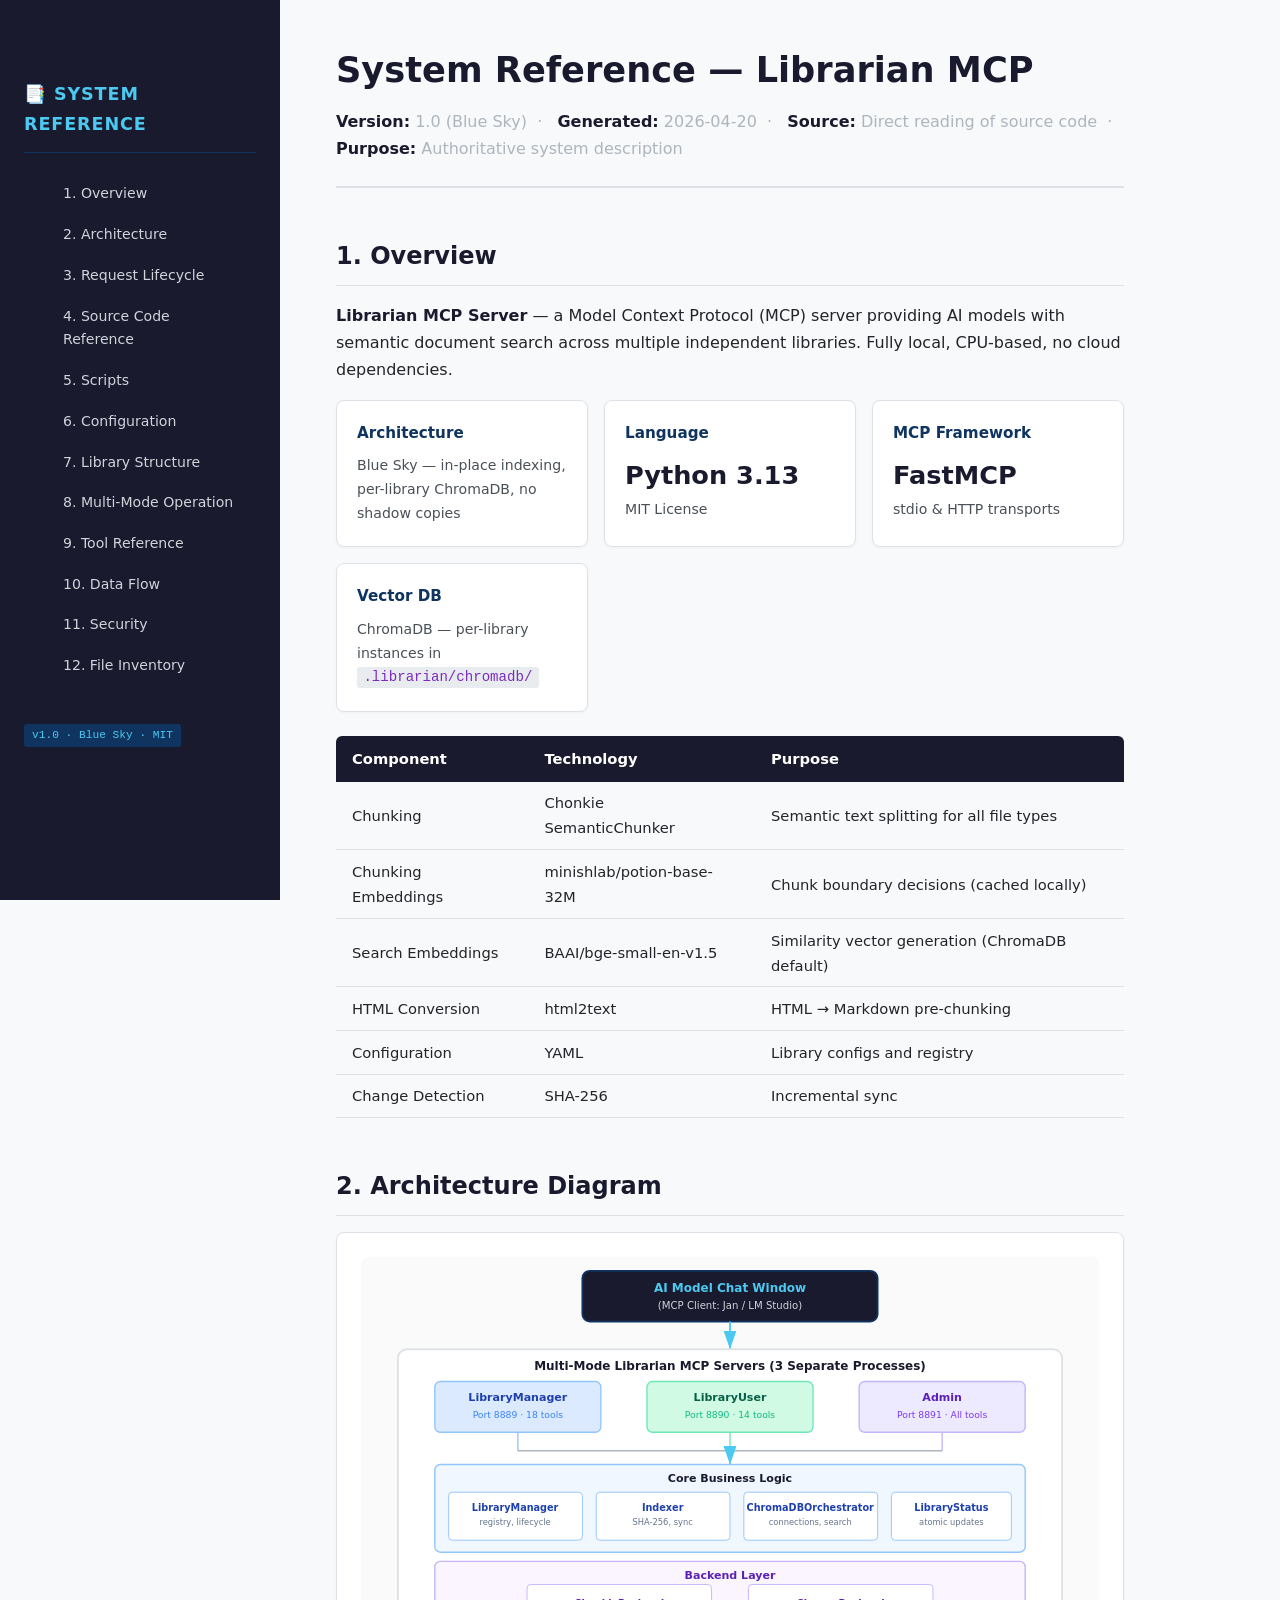
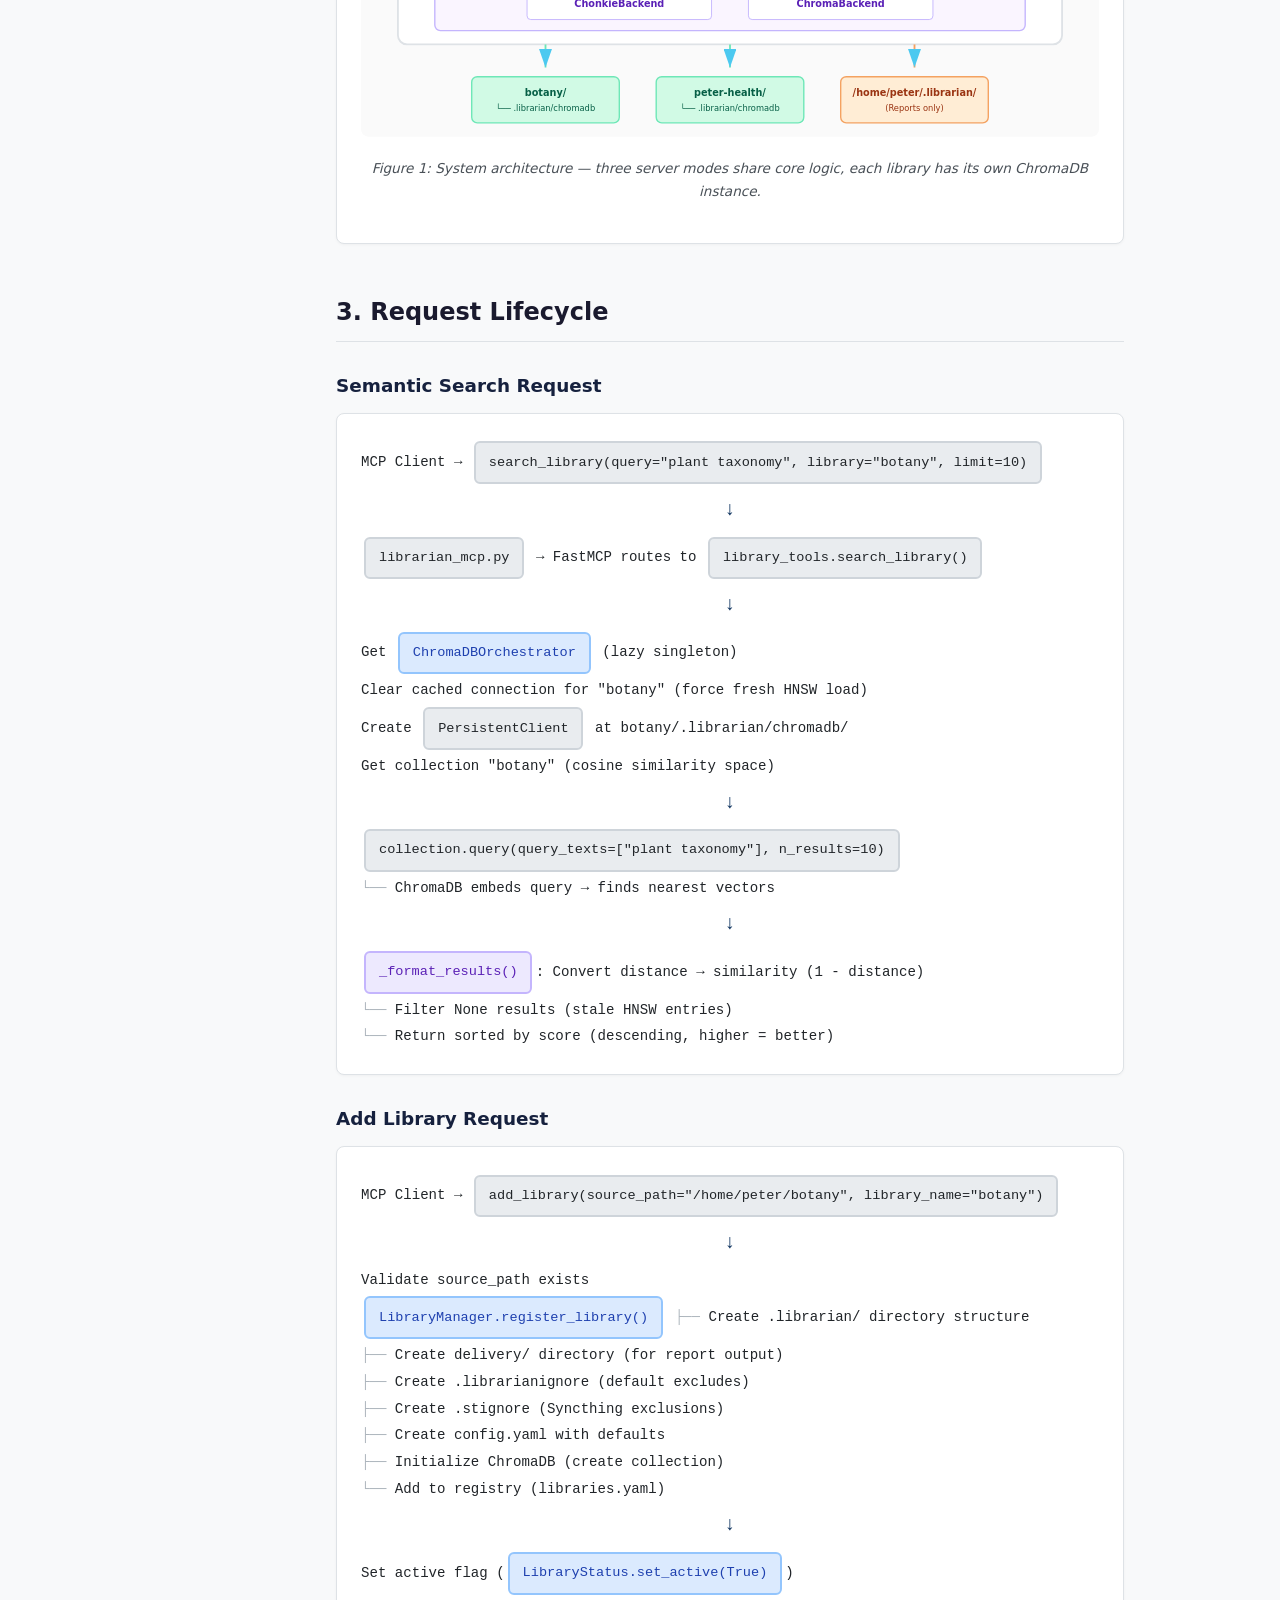
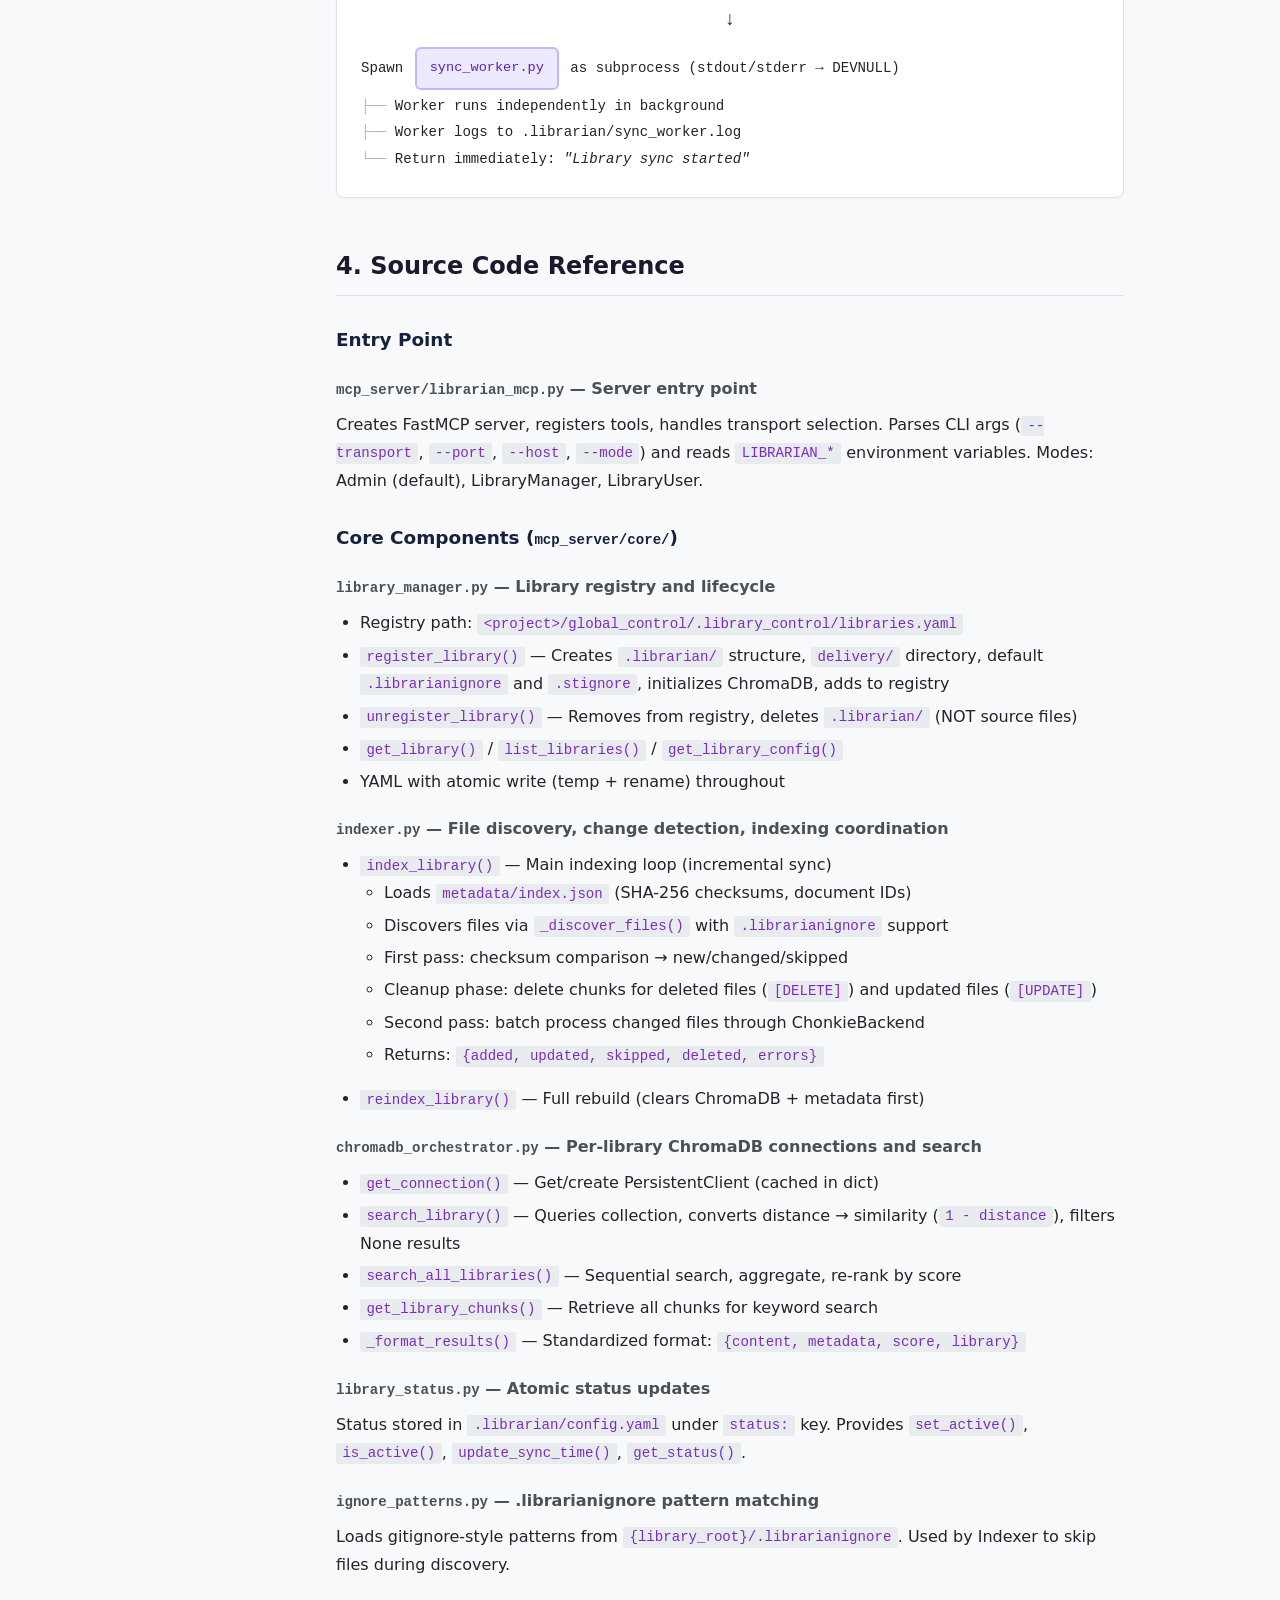
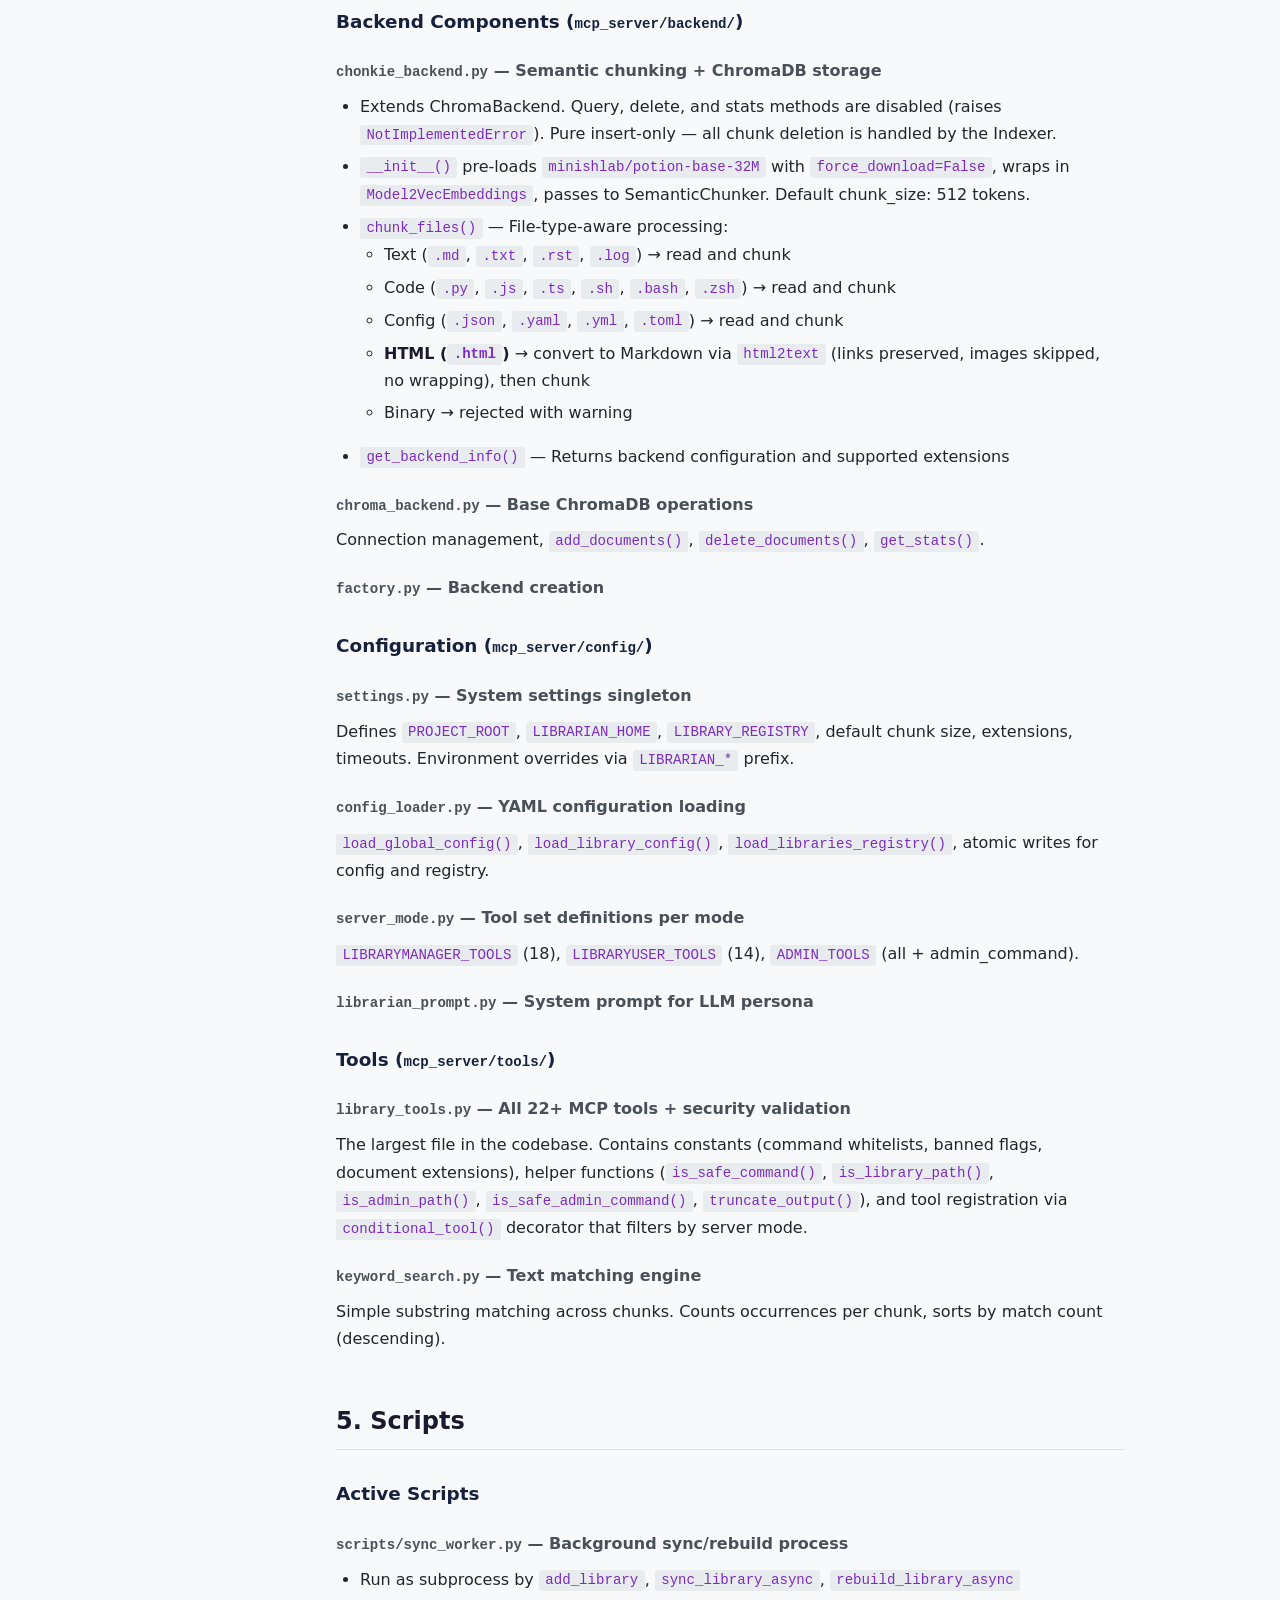
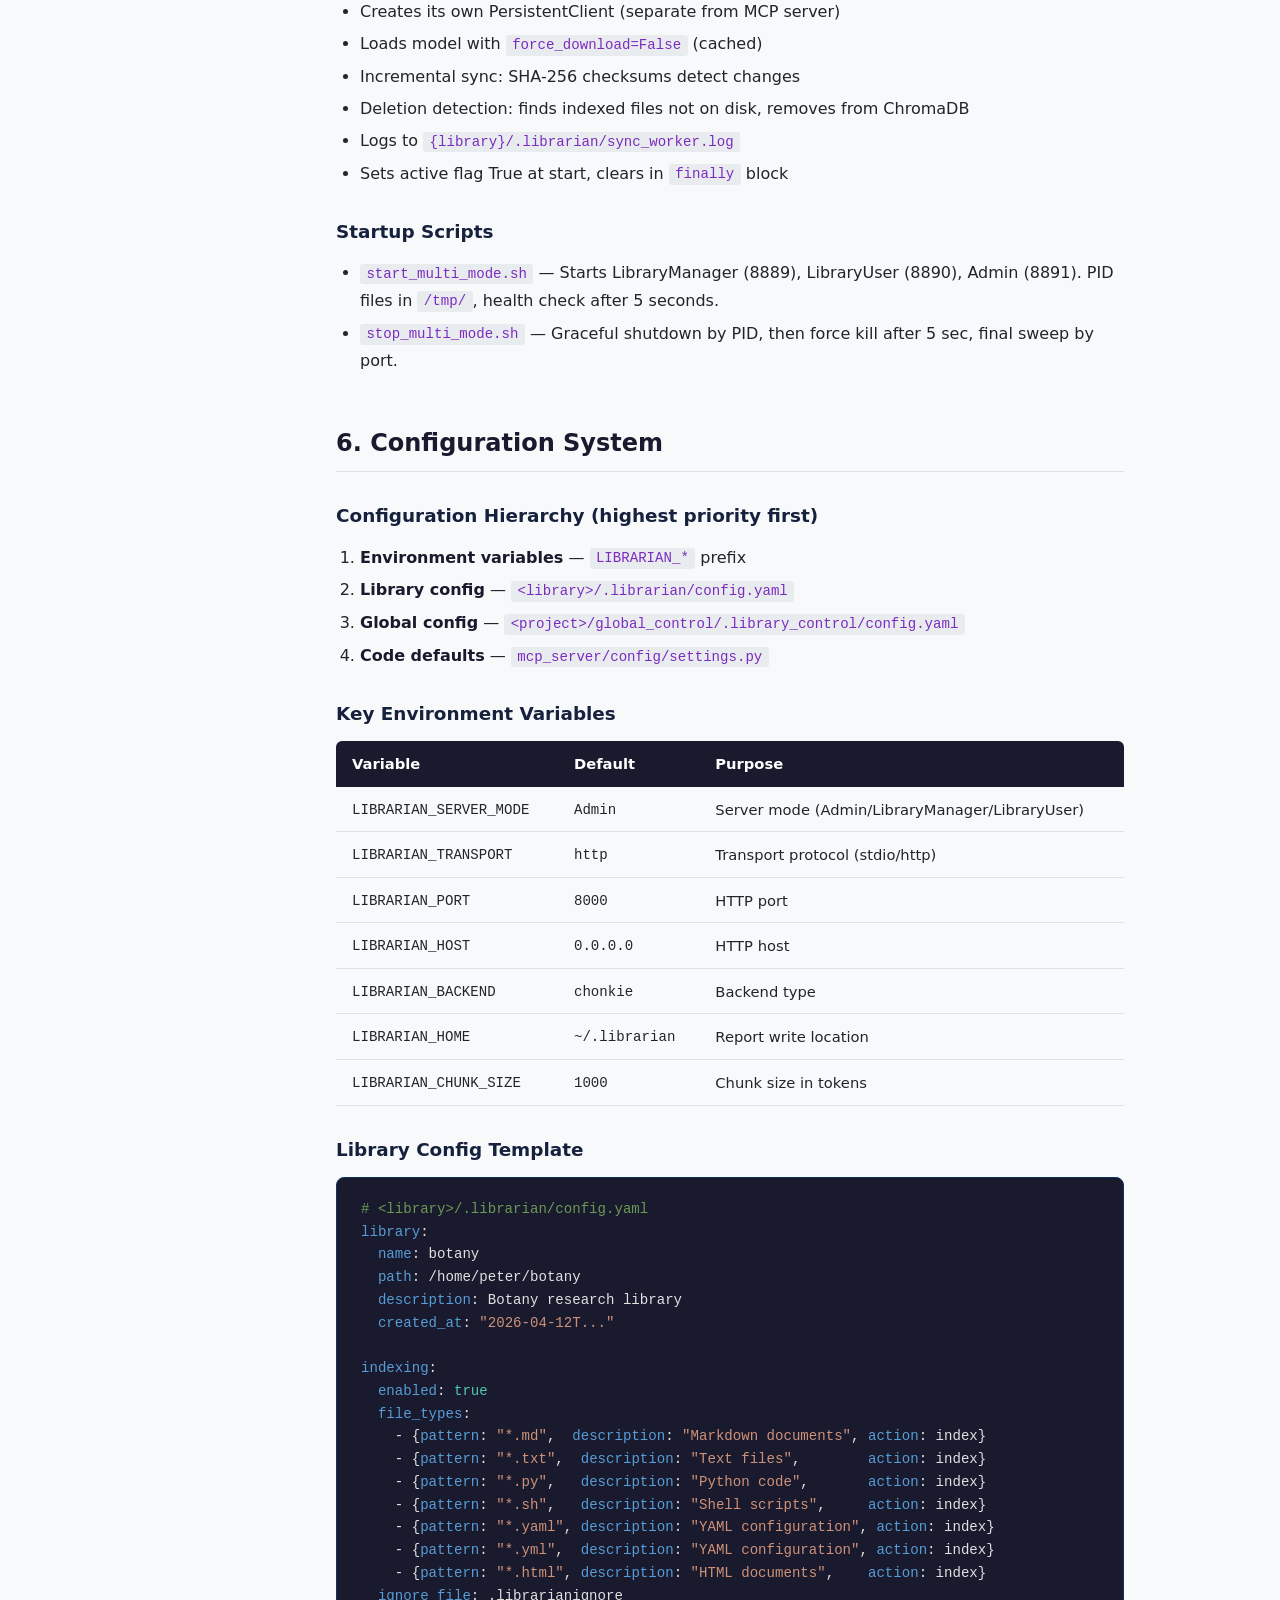
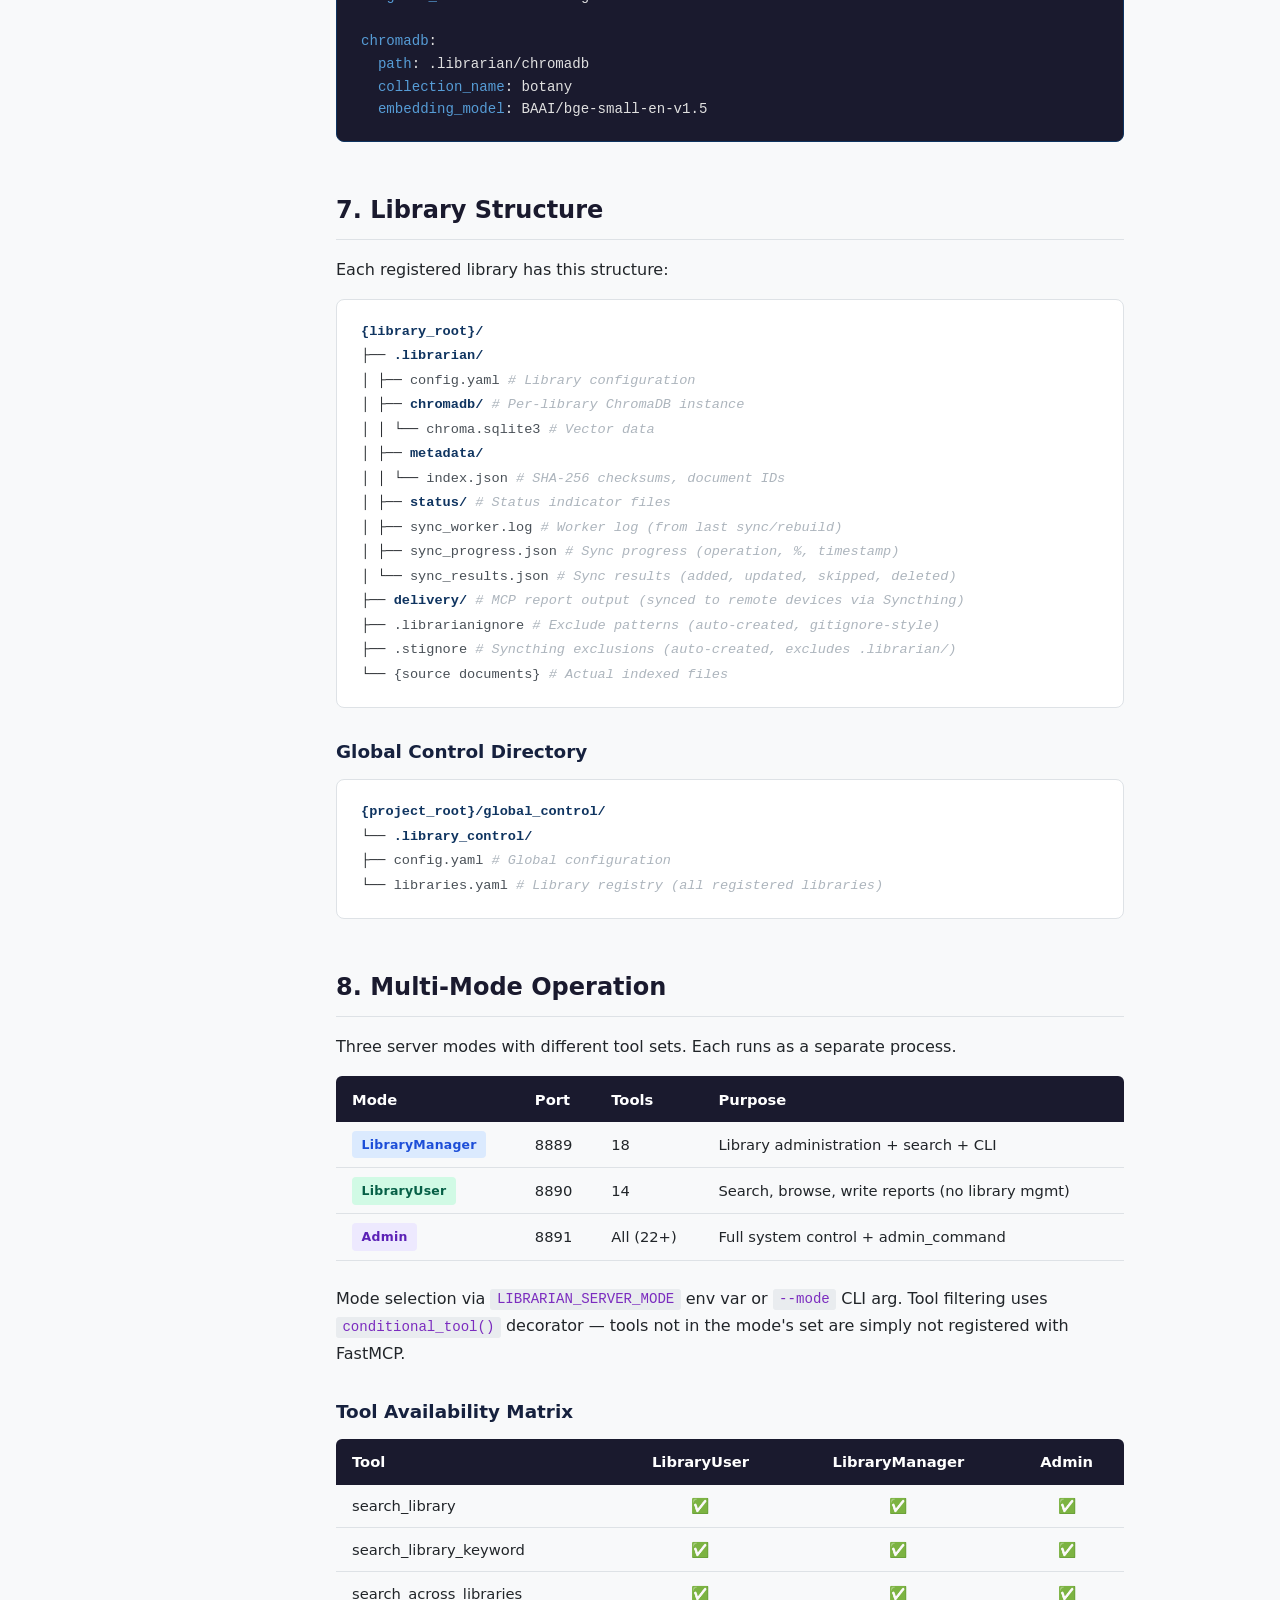
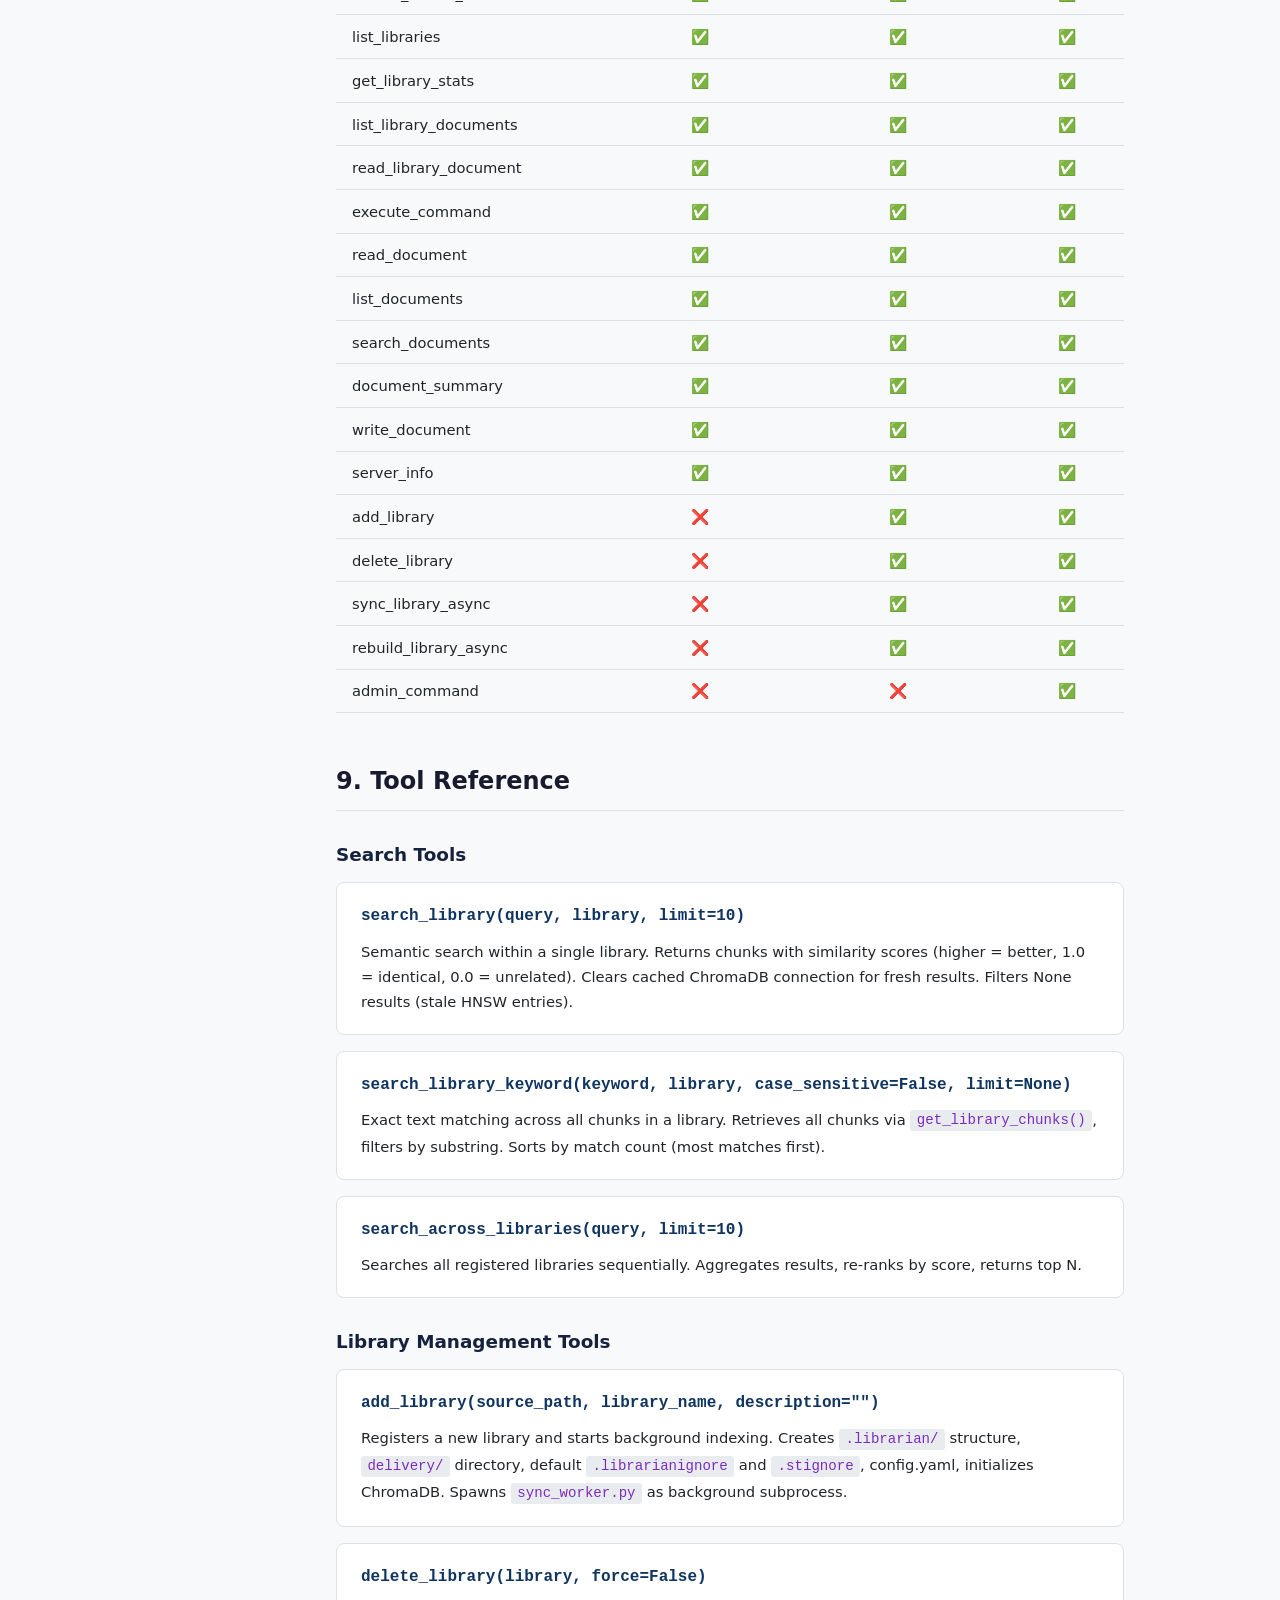
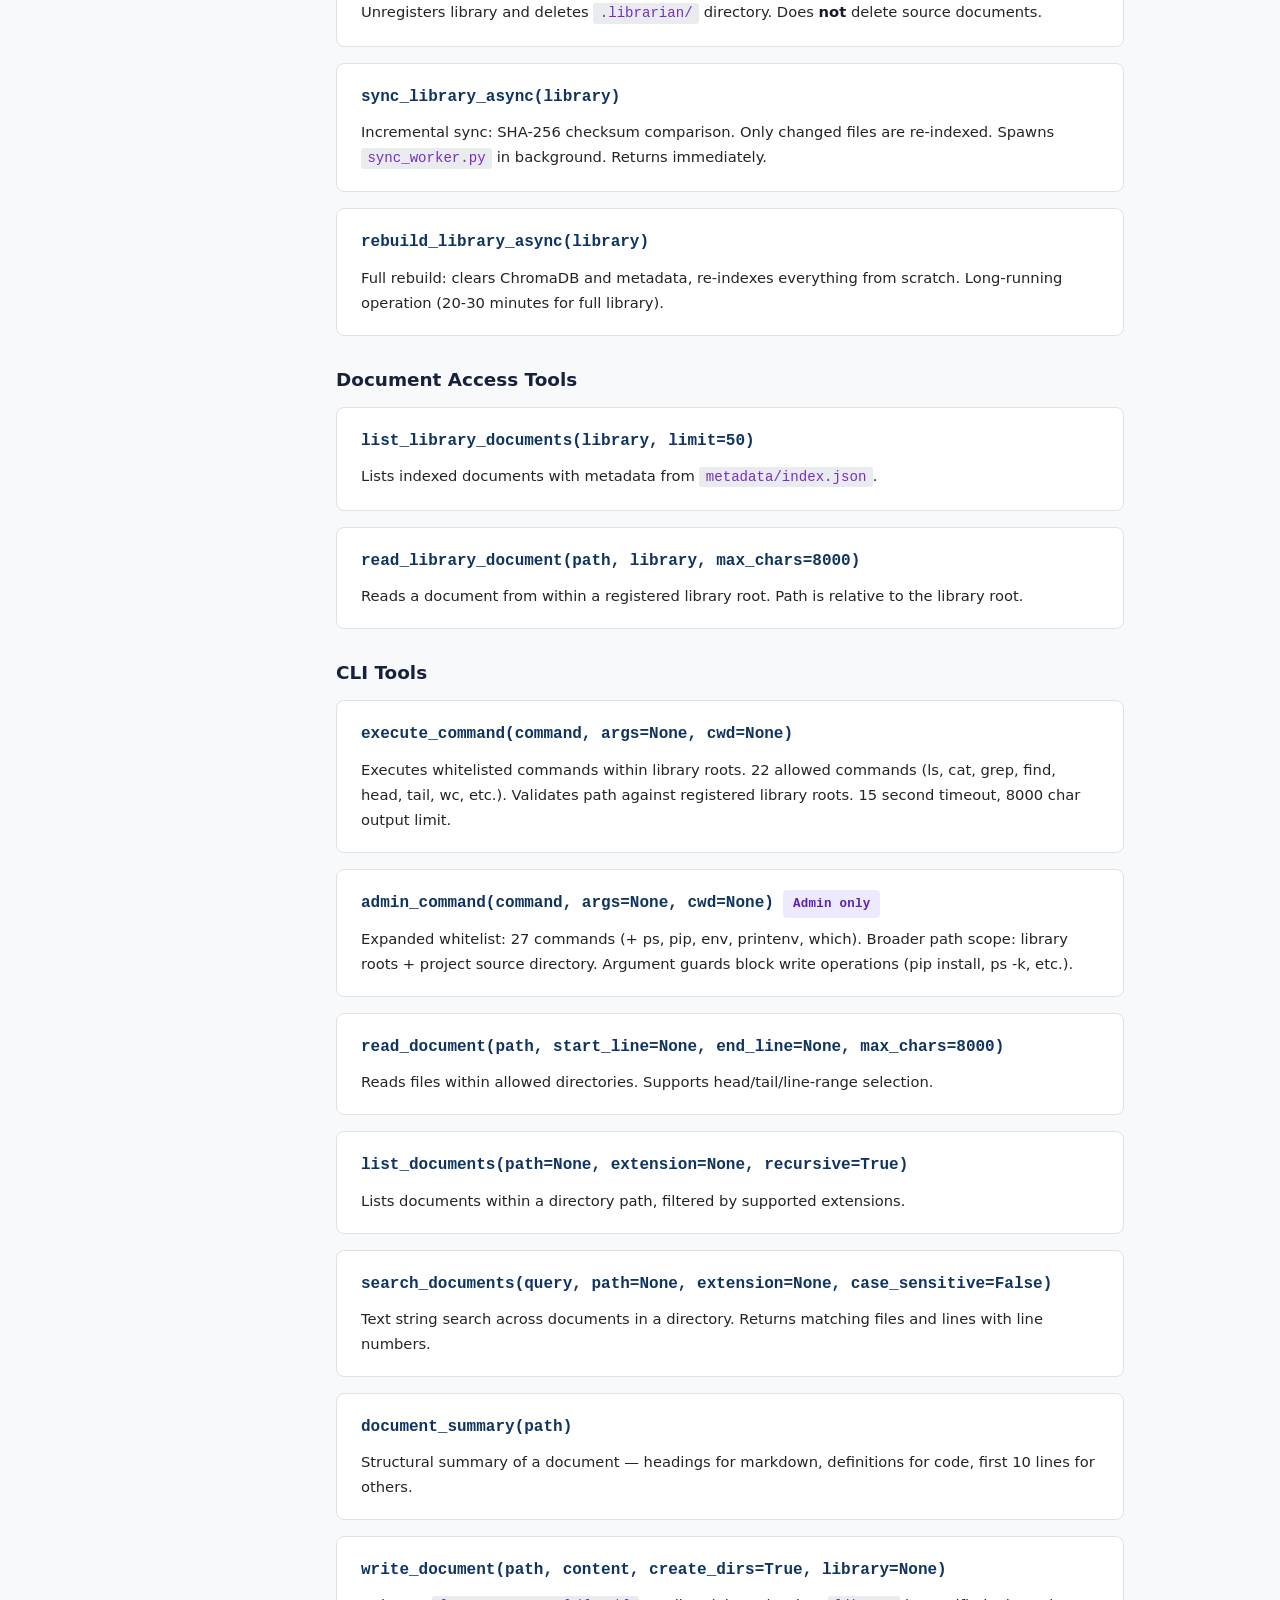
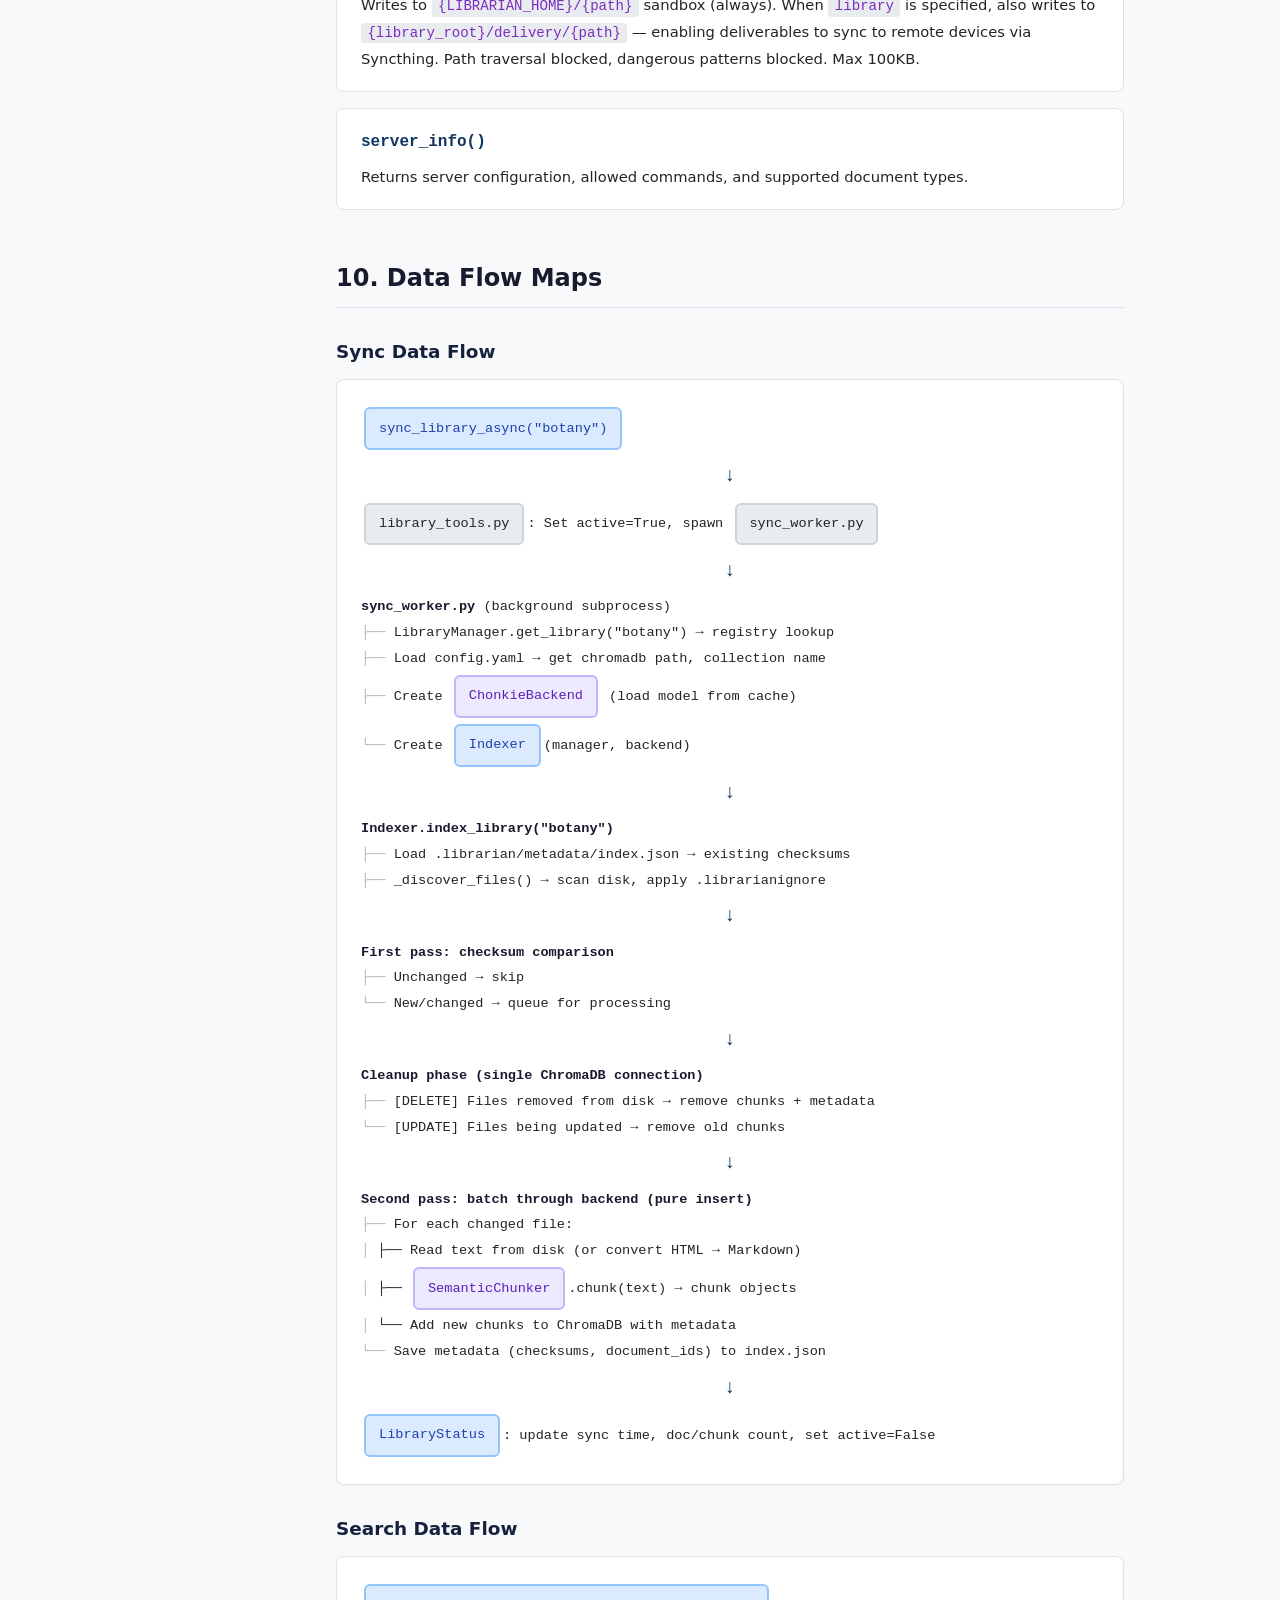
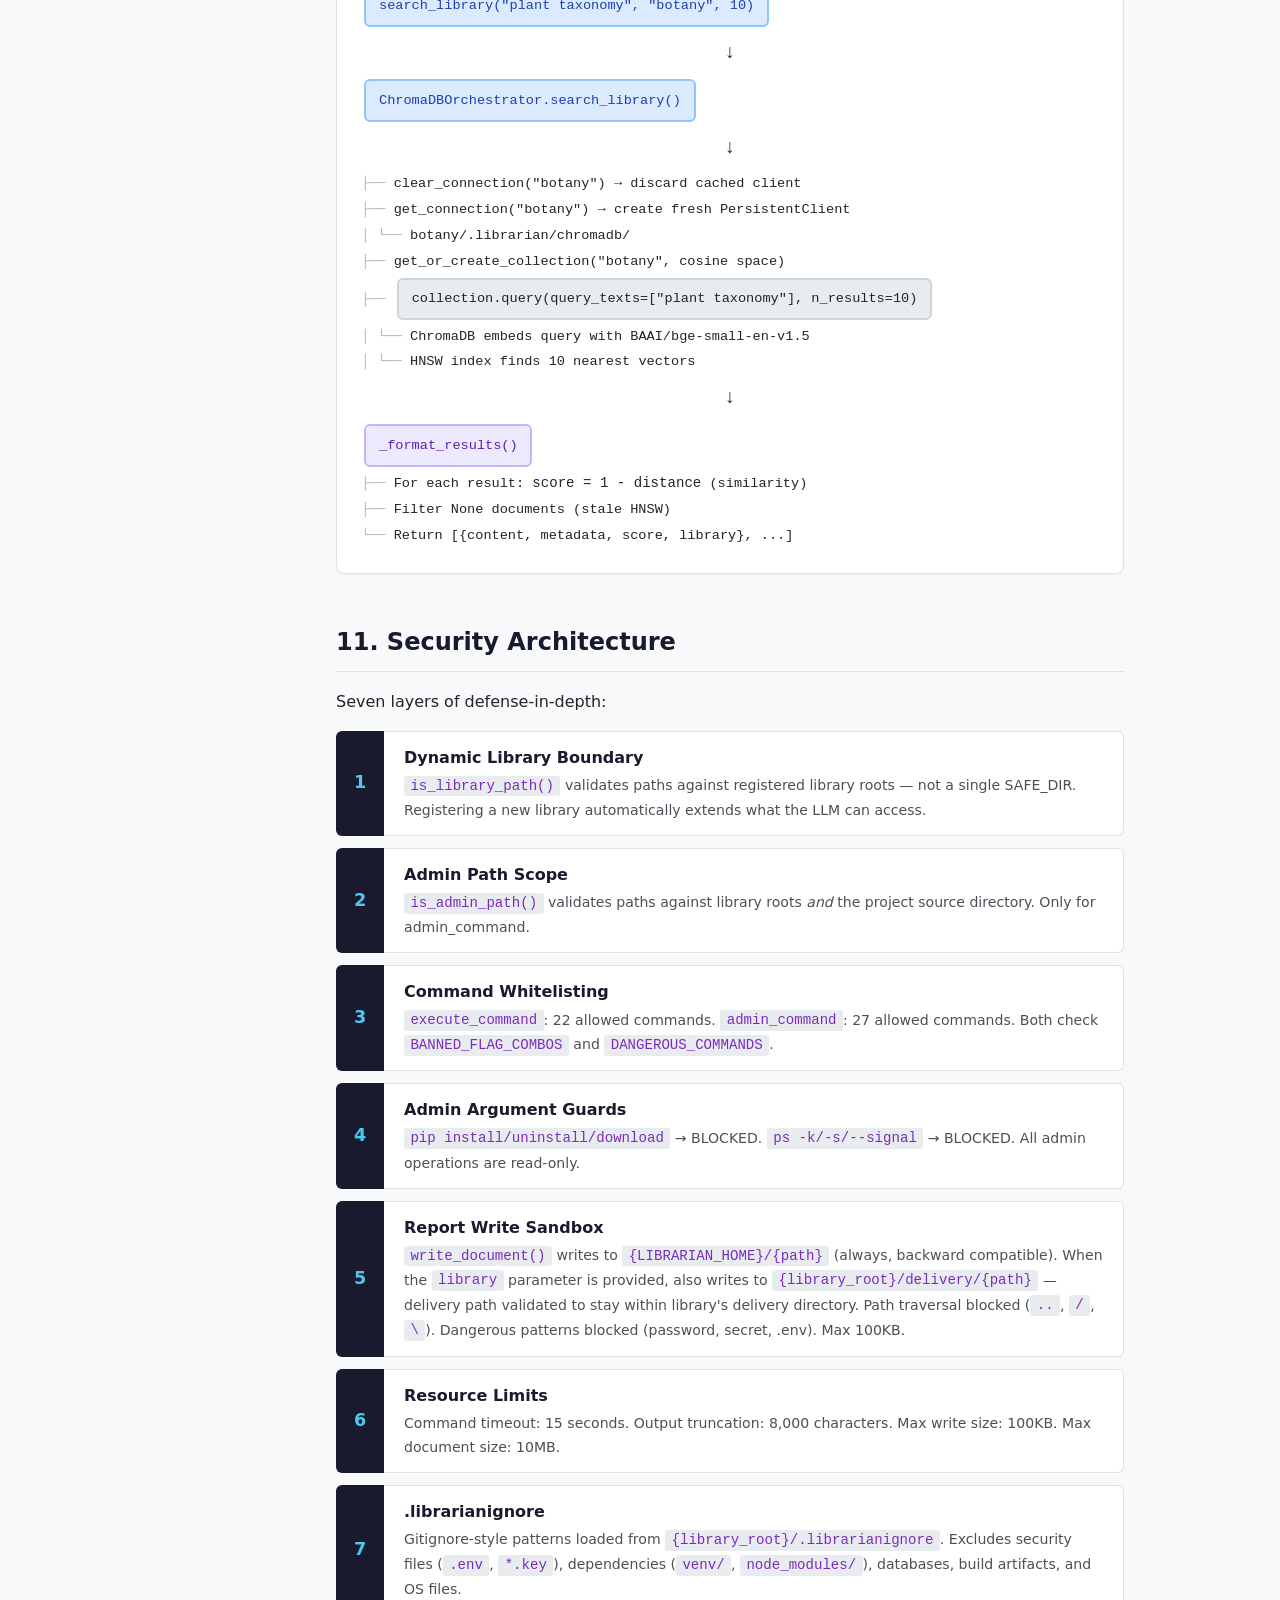
<file: SYSTEM_REFERENCE.html>
<!DOCTYPE html>
<html lang="en">
<head>
    <meta charset="UTF-8">
    <meta name="viewport" content="width=device-width, initial-scale=1.0">
    <title>System Reference — Librarian MCP</title>
    <style>
        /* ── Reset & Base ──────────────────────────────────────── */
        *, *::before, *::after { box-sizing: border-box; margin: 0; padding: 0; }

        :root {
            --navy:    #1a1a2e;
            --slate:   #16213e;
            --teal:    #0f3460;
            --accent:  #4cc9f0;
            --accent2: #7b2cbf;
            --green:   #06d6a0;
            --orange:  #f4a261;
            --red:     #e63946;
            --gray-50:  #f8f9fa;
            --gray-100: #e9ecef;
            --gray-200: #dee2e6;
            --gray-300: #ced4da;
            --gray-500: #adb5bd;
            --gray-700: #495057;
            --gray-900: #212529;
        }

        html { scroll-behavior: smooth; }

        body {
            font-family: 'Segoe UI', system-ui, -apple-system, sans-serif;
            line-height: 1.7;
            color: var(--gray-900);
            background: var(--gray-50);
        }

        /* ── Layout ────────────────────────────────────────────── */
        .layout {
            display: grid;
            grid-template-columns: 280px 1fr;
            max-width: 1400px;
            margin: 0 auto;
            min-height: 100vh;
        }

        /* ── Sidebar Nav ───────────────────────────────────────── */
        .sidebar {
            background: var(--navy);
            color: white;
            padding: 2rem 1.5rem;
            position: sticky;
            top: 0;
            height: 100vh;
            overflow-y: auto;
        }

        .sidebar h2 {
            font-size: 1.1rem;
            letter-spacing: 0.05em;
            text-transform: uppercase;
            color: var(--accent);
            margin-bottom: 1.5rem;
            padding-bottom: 0.75rem;
            border-bottom: 1px solid var(--teal);
        }

        .sidebar ul { list-style: none; }

        .sidebar li {
            margin-bottom: 0.35rem;
        }

        .sidebar a {
            color: var(--gray-300);
            text-decoration: none;
            font-size: 0.88rem;
            display: block;
            padding: 0.35rem 0.75rem;
            border-radius: 4px;
            border-left: 3px solid transparent;
            transition: all 0.15s ease;
        }

        .sidebar a:hover,
        .sidebar a:focus {
            color: white;
            background: var(--slate);
            border-left-color: var(--accent);
        }

        .sidebar .version-badge {
            display: inline-block;
            background: var(--teal);
            color: var(--accent);
            font-size: 0.7rem;
            padding: 0.15rem 0.5rem;
            border-radius: 3px;
            font-family: monospace;
            margin-top: 1.5rem;
        }

        /* ── Main Content ──────────────────────────────────────── */
        .content {
            padding: 2.5rem 3.5rem;
            max-width: 900px;
        }

        h1 {
            font-size: 2.2rem;
            font-weight: 700;
            margin-bottom: 0.5rem;
            color: var(--navy);
        }

        h1 + .subtitle {
            font-size: 1rem;
            color: var(--gray-500);
            margin-bottom: 2rem;
            padding-bottom: 1.5rem;
            border-bottom: 2px solid var(--gray-200);
        }

        h2 {
            font-size: 1.5rem;
            font-weight: 700;
            margin-top: 3rem;
            margin-bottom: 1rem;
            color: var(--navy);
            padding-bottom: 0.5rem;
            border-bottom: 1px solid var(--gray-200);
        }

        h3 {
            font-size: 1.15rem;
            font-weight: 600;
            margin-top: 1.75rem;
            margin-bottom: 0.75rem;
            color: var(--slate);
        }

        h4 {
            font-size: 1rem;
            font-weight: 600;
            margin-top: 1.25rem;
            margin-bottom: 0.5rem;
            color: var(--gray-700);
        }

        p { margin-bottom: 1rem; }

        ul, ol { margin-bottom: 1rem; padding-left: 1.5rem; }
        li { margin-bottom: 0.3rem; }

        strong { color: var(--navy); }

        /* ── Code ───────────────────────────────────────────────── */
        code {
            font-family: 'Fira Code', 'Cascadia Code', 'Consolas', monospace;
            font-size: 0.88rem;
        }

        p code, li code {
            background: var(--gray-100);
            padding: 0.15rem 0.4rem;
            border-radius: 3px;
            color: var(--accent2);
        }

        pre {
            background: var(--navy);
            color: #e0e0e0;
            padding: 1.25rem 1.5rem;
            border-radius: 8px;
            overflow-x: auto;
            margin-bottom: 1.25rem;
            font-size: 0.85rem;
            line-height: 1.6;
            border: 1px solid var(--teal);
        }

        pre code {
            background: none;
            padding: 0;
            color: inherit;
        }

        .comment  { color: #6a9955; }
        .keyword  { color: #569cd6; }
        .string   { color: #ce9178; }
        .function { color: #dcdcaa; }
        .type     { color: #4ec9b0; }
        .arrow    { color: var(--accent); font-weight: bold; }
        .pipe     { color: var(--gray-500); }

        /* ── Tables ─────────────────────────────────────────────── */
        table {
            width: 100%;
            border-collapse: collapse;
            margin-bottom: 1.5rem;
            font-size: 0.92rem;
        }

        th {
            background: var(--navy);
            color: white;
            font-weight: 600;
            text-align: left;
            padding: 0.65rem 1rem;
        }

        th:first-child { border-radius: 6px 0 0 0; }
        th:last-child  { border-radius: 0 6px 0 0; }

        td {
            padding: 0.55rem 1rem;
            border-bottom: 1px solid var(--gray-200);
        }

        tr:nth-child(even) { background: var(--gray-50); }
        tr:hover { background: #e3f2fd; }

        /* ── Badges ─────────────────────────────────────────────── */
        .badge {
            display: inline-block;
            padding: 0.2rem 0.6rem;
            border-radius: 4px;
            font-size: 0.78rem;
            font-weight: 600;
            letter-spacing: 0.02em;
        }

        .badge-blue    { background: #dbeafe; color: #1d4ed8; }
        .badge-green   { background: #d1fae5; color: #065f46; }
        .badge-purple  { background: #ede9fe; color: #5b21b6; }
        .badge-orange  { background: #ffedd5; color: #9a3412; }
        .badge-red     { background: #fee2e2; color: #991b1b; }
        .badge-gray    { background: var(--gray-100); color: var(--gray-700); }

        /* ── Cards ──────────────────────────────────────────────── */
        .card-grid {
            display: grid;
            grid-template-columns: repeat(auto-fit, minmax(240px, 1fr));
            gap: 1rem;
            margin-bottom: 1.5rem;
        }

        .card {
            background: white;
            border: 1px solid var(--gray-200);
            border-radius: 8px;
            padding: 1.25rem;
            box-shadow: 0 1px 3px rgba(0,0,0,0.04);
        }

        .card h4 {
            margin-top: 0;
            color: var(--teal);
            font-size: 0.95rem;
        }

        .card .value {
            font-size: 1.6rem;
            font-weight: 700;
            color: var(--navy);
        }

        .card p {
            font-size: 0.88rem;
            color: var(--gray-700);
            margin-bottom: 0;
        }

        /* ── Diagrams ───────────────────────────────────────────── */
        .diagram {
            background: white;
            border: 1px solid var(--gray-200);
            border-radius: 8px;
            padding: 1.5rem;
            margin-bottom: 1.5rem;
            box-shadow: 0 1px 3px rgba(0,0,0,0.04);
            overflow-x: auto;
        }

        .diagram-caption {
            text-align: center;
            font-size: 0.85rem;
            color: var(--gray-700);
            margin-top: 0.75rem;
            font-style: italic;
        }

        .flow-box {
            display: inline-block;
            background: var(--gray-100);
            border: 2px solid var(--gray-300);
            border-radius: 6px;
            padding: 0.4rem 0.8rem;
            font-size: 0.85rem;
            font-family: monospace;
            margin: 0.2rem;
        }

        .flow-box-core {
            background: #dbeafe;
            border-color: #93c5fd;
            color: #1e40af;
        }

        .flow-box-backend {
            background: #ede9fe;
            border-color: #c4b5fd;
            color: #5b21b6;
        }

        .flow-box-storage {
            background: #d1fae5;
            border-color: #6ee7b7;
            color: #065f46;
        }

        .flow-arrow {
            display: block;
            text-align: center;
            color: var(--teal);
            font-size: 1.2rem;
            font-weight: bold;
            margin: 0.3rem 0;
        }

        /* ── Tool Reference ─────────────────────────────────────── */
        .tool-entry {
            background: white;
            border: 1px solid var(--gray-200);
            border-radius: 8px;
            padding: 1.25rem 1.5rem;
            margin-bottom: 1rem;
        }

        .tool-entry h4 {
            margin-top: 0;
            margin-bottom: 0.5rem;
            font-family: monospace;
            color: var(--teal);
        }

        .tool-entry p {
            font-size: 0.92rem;
            margin-bottom: 0.5rem;
        }

        .tool-entry p:last-child { margin-bottom: 0; }

        /* ── Security Layer ─────────────────────────────────────── */
        .security-layer {
            display: flex;
            align-items: stretch;
            margin-bottom: 0.75rem;
        }

        .layer-number {
            display: flex;
            align-items: center;
            justify-content: center;
            width: 48px;
            min-height: 60px;
            background: var(--navy);
            color: var(--accent);
            font-weight: 700;
            font-size: 1.1rem;
            border-radius: 6px 0 0 6px;
            flex-shrink: 0;
        }

        .layer-content {
            background: white;
            border: 1px solid var(--gray-200);
            border-left: none;
            border-radius: 0 6px 6px 0;
            padding: 0.75rem 1.25rem;
            flex-grow: 1;
        }

        .layer-content strong {
            display: block;
            color: var(--navy);
            margin-bottom: 0.2rem;
        }

        .layer-content p {
            font-size: 0.88rem;
            margin-bottom: 0;
            color: var(--gray-700);
        }

        /* ── File Tree ──────────────────────────────────────────── */
        .file-tree {
            font-family: 'Fira Code', 'Cascadia Code', monospace;
            font-size: 0.85rem;
            background: white;
            border: 1px solid var(--gray-200);
            border-radius: 8px;
            padding: 1.25rem 1.5rem;
            margin-bottom: 1.5rem;
            line-height: 1.8;
        }

        .file-tree .dir  { color: var(--teal); font-weight: 600; }
        .file-tree .file { color: var(--gray-700); }
        .file-tree .comment { color: var(--gray-500); font-style: italic; }
        .file-tree .dead { color: var(--red); text-decoration: line-through; }

        /* ── Print ──────────────────────────────────────────────── */
        @media print {
            .sidebar { display: none; }
            .layout { grid-template-columns: 1fr; }
            .content { padding: 1rem; }
            pre { break-inside: avoid; }
        }

        @media (max-width: 900px) {
            .layout { grid-template-columns: 1fr; }
            .sidebar {
                position: relative;
                height: auto;
                padding: 1.5rem;
            }
            .content { padding: 1.5rem; }
        }
    </style>
</head>
<body>
<div class="layout">

    <!-- ════════════════════════════════════════════════════════════ -->
    <!--  SIDEBAR NAVIGATION                                        -->
    <!-- ════════════════════════════════════════════════════════════ -->
    <nav class="sidebar">
        <h2>📑 System Reference</h2>
        <ul>
            <li><a href="#overview">1. Overview</a></li>
            <li><a href="#architecture">2. Architecture</a></li>
            <li><a href="#lifecycle">3. Request Lifecycle</a></li>
            <li><a href="#source-code">4. Source Code Reference</a></li>
            <li><a href="#scripts">5. Scripts</a></li>
            <li><a href="#configuration">6. Configuration</a></li>
            <li><a href="#library-structure">7. Library Structure</a></li>
            <li><a href="#multi-mode">8. Multi-Mode Operation</a></li>
            <li><a href="#tools">9. Tool Reference</a></li>
            <li><a href="#data-flow">10. Data Flow</a></li>
            <li><a href="#security">11. Security</a></li>
            <li><a href="#file-inventory">12. File Inventory</a></li>
        </ul>
        <span class="version-badge">v1.0 · Blue Sky · MIT</span>
    </nav>

    <!-- ════════════════════════════════════════════════════════════ -->
    <!--  MAIN CONTENT                                              -->
    <!-- ════════════════════════════════════════════════════════════ -->
    <main class="content">

        <h1>System Reference — Librarian MCP</h1>
        <p class="subtitle">
            <strong>Version:</strong> 1.0 (Blue Sky)&nbsp;&nbsp;·&nbsp;&nbsp;
            <strong>Generated:</strong> 2026-04-20&nbsp;&nbsp;·&nbsp;&nbsp;
            <strong>Source:</strong> Direct reading of source code&nbsp;&nbsp;·&nbsp;&nbsp;
            <strong>Purpose:</strong> Authoritative system description
        </p>

        <!-- ──────────────────────────────────────────────────────── -->
        <!--  §1  Overview                                           -->
        <!-- ──────────────────────────────────────────────────────── -->
        <h2 id="overview">1. Overview</h2>

        <p>
            <strong>Librarian MCP Server</strong> — a Model Context Protocol (MCP) server providing AI models
            with semantic document search across multiple independent libraries.
            Fully local, CPU-based, no cloud dependencies.
        </p>

        <div class="card-grid">
            <div class="card">
                <h4>Architecture</h4>
                <p>Blue Sky — in-place indexing, per-library ChromaDB, no shadow copies</p>
            </div>
            <div class="card">
                <h4>Language</h4>
                <div class="value">Python 3.13</div>
                <p>MIT License</p>
            </div>
            <div class="card">
                <h4>MCP Framework</h4>
                <div class="value">FastMCP</div>
                <p>stdio &amp; HTTP transports</p>
            </div>
            <div class="card">
                <h4>Vector DB</h4>
                <p>ChromaDB — per-library instances in <code>.librarian/chromadb/</code></p>
            </div>
        </div>

        <table>
            <thead>
                <tr><th>Component</th><th>Technology</th><th>Purpose</th></tr>
            </thead>
            <tbody>
                <tr><td>Chunking</td><td>Chonkie SemanticChunker</td><td>Semantic text splitting for all file types</td></tr>
                <tr><td>Chunking Embeddings</td><td>minishlab/potion-base-32M</td><td>Chunk boundary decisions (cached locally)</td></tr>
                <tr><td>Search Embeddings</td><td>BAAI/bge-small-en-v1.5</td><td>Similarity vector generation (ChromaDB default)</td></tr>
                <tr><td>HTML Conversion</td><td>html2text</td><td>HTML → Markdown pre-chunking</td></tr>
                <tr><td>Configuration</td><td>YAML</td><td>Library configs and registry</td></tr>
                <tr><td>Change Detection</td><td>SHA-256</td><td>Incremental sync</td></tr>
            </tbody>
        </table>

        <!-- ──────────────────────────────────────────────────────── -->
        <!--  §2  Architecture                                        -->
        <!-- ──────────────────────────────────────────────────────── -->
        <h2 id="architecture">2. Architecture Diagram</h2>

        <div class="diagram">
            <svg viewBox="0 0 800 520" xmlns="http://www.w3.org/2000/svg" style="width:100%;">
                <!-- Background -->
                <rect x="0" y="0" width="800" height="520" fill="#fafafa" rx="8"/>

                <!-- MCP Client -->
                <rect x="240" y="15" width="320" height="55" rx="8" fill="#1a1a2e" stroke="#0f3460" stroke-width="2"/>
                <text x="400" y="38" text-anchor="middle" fill="#4cc9f0" font-size="13" font-weight="bold">AI Model Chat Window</text>
                <text x="400" y="56" text-anchor="middle" fill="#ced4da" font-size="11">(MCP Client: Jan / LM Studio)</text>

                <!-- Arrow down -->
                <line x1="400" y1="70" x2="400" y2="100" stroke="#4cc9f0" stroke-width="2" marker-end="url(#arrowhead)"/>

                <!-- Multi-Mode Box -->
                <rect x="40" y="100" width="720" height="320" rx="10" fill="white" stroke="#dee2e6" stroke-width="2"/>
                <text x="400" y="122" text-anchor="middle" fill="#1a1a2e" font-size="13" font-weight="bold">Multi-Mode Librarian MCP Servers (3 Separate Processes)</text>

                <!-- Three mode boxes -->
                <rect x="80" y="135" width="180" height="55" rx="6" fill="#dbeafe" stroke="#93c5fd" stroke-width="1.5"/>
                <text x="170" y="156" text-anchor="middle" fill="#1e40af" font-size="12" font-weight="bold">LibraryManager</text>
                <text x="170" y="174" text-anchor="middle" fill="#3b82f6" font-size="10">Port 8889 · 18 tools</text>

                <rect x="310" y="135" width="180" height="55" rx="6" fill="#d1fae5" stroke="#6ee7b7" stroke-width="1.5"/>
                <text x="400" y="156" text-anchor="middle" fill="#065f46" font-size="12" font-weight="bold">LibraryUser</text>
                <text x="400" y="174" text-anchor="middle" fill="#10b981" font-size="10">Port 8890 · 14 tools</text>

                <rect x="540" y="135" width="180" height="55" rx="6" fill="#ede9fe" stroke="#c4b5fd" stroke-width="1.5"/>
                <text x="630" y="156" text-anchor="middle" fill="#5b21b6" font-size="12" font-weight="bold">Admin</text>
                <text x="630" y="174" text-anchor="middle" fill="#7c3aed" font-size="10">Port 8891 · All tools</text>

                <!-- Lines down to core -->
                <line x1="170" y1="190" x2="170" y2="210" stroke="#93c5fd" stroke-width="1.5"/>
                <line x1="400" y1="190" x2="400" y2="210" stroke="#6ee7b7" stroke-width="1.5"/>
                <line x1="630" y1="190" x2="630" y2="210" stroke="#c4b5fd" stroke-width="1.5"/>
                <line x1="170" y1="210" x2="630" y2="210" stroke="#adb5bd" stroke-width="1.5"/>
                <line x1="400" y1="210" x2="400" y2="225" stroke="#adb5bd" stroke-width="2" marker-end="url(#arrowhead)"/>

                <!-- Core Business Logic -->
                <rect x="80" y="225" width="640" height="95" rx="6" fill="#f0f7ff" stroke="#93c5fd" stroke-width="1.5"/>
                <text x="400" y="244" text-anchor="middle" fill="#1a1a2e" font-size="12" font-weight="bold">Core Business Logic</text>

                <rect x="95" y="255" width="145" height="52" rx="4" fill="white" stroke="#93c5fd"/>
                <text x="167" y="275" text-anchor="middle" fill="#1e40af" font-size="10.5" font-weight="600">LibraryManager</text>
                <text x="167" y="290" text-anchor="middle" fill="#64748b" font-size="9">registry, lifecycle</text>

                <rect x="255" y="255" width="145" height="52" rx="4" fill="white" stroke="#93c5fd"/>
                <text x="327" y="275" text-anchor="middle" fill="#1e40af" font-size="10.5" font-weight="600">Indexer</text>
                <text x="327" y="290" text-anchor="middle" fill="#64748b" font-size="9">SHA-256, sync</text>

                <rect x="415" y="255" width="145" height="52" rx="4" fill="white" stroke="#93c5fd"/>
                <text x="487" y="275" text-anchor="middle" fill="#1e40af" font-size="10.5" font-weight="600">ChromaDBOrchestrator</text>
                <text x="487" y="290" text-anchor="middle" fill="#64748b" font-size="9">connections, search</text>

                <rect x="575" y="255" width="130" height="52" rx="4" fill="white" stroke="#93c5fd"/>
                <text x="640" y="275" text-anchor="middle" fill="#1e40af" font-size="10.5" font-weight="600">LibraryStatus</text>
                <text x="640" y="290" text-anchor="middle" fill="#64748b" font-size="9">atomic updates</text>

                <!-- Backend Layer -->
                <rect x="80" y="330" width="640" height="75" rx="6" fill="#faf5ff" stroke="#c4b5fd" stroke-width="1.5"/>
                <text x="400" y="349" text-anchor="middle" fill="#5b21b6" font-size="12" font-weight="bold">Backend Layer</text>

                <rect x="180" y="355" width="200" height="38" rx="4" fill="white" stroke="#c4b5fd"/>
                <text x="280" y="379" text-anchor="middle" fill="#5b21b6" font-size="10.5" font-weight="600">ChonkieBackend</text>

                <rect x="420" y="355" width="200" height="38" rx="4" fill="white" stroke="#c4b5fd"/>
                <text x="520" y="379" text-anchor="middle" fill="#5b21b6" font-size="10.5" font-weight="600">ChromaBackend</text>

                <!-- Storage boxes at bottom -->
                <line x1="200" y1="420" x2="200" y2="445" stroke="#6ee7b7" stroke-width="2" marker-end="url(#arrowhead)"/>
                <line x1="400" y1="420" x2="400" y2="445" stroke="#6ee7b7" stroke-width="2" marker-end="url(#arrowhead)"/>
                <line x1="600" y1="420" x2="600" y2="445" stroke="#f4a261" stroke-width="2" marker-end="url(#arrowhead)"/>

                <rect x="120" y="455" width="160" height="50" rx="6" fill="#d1fae5" stroke="#6ee7b7" stroke-width="1.5"/>
                <text x="200" y="476" text-anchor="middle" fill="#065f46" font-size="10.5" font-weight="600">botany/</text>
                <text x="200" y="492" text-anchor="middle" fill="#065f46" font-size="9">└── .librarian/chromadb</text>

                <rect x="320" y="455" width="160" height="50" rx="6" fill="#d1fae5" stroke="#6ee7b7" stroke-width="1.5"/>
                <text x="400" y="476" text-anchor="middle" fill="#065f46" font-size="10.5" font-weight="600">peter-health/</text>
                <text x="400" y="492" text-anchor="middle" fill="#065f46" font-size="9">└── .librarian/chromadb</text>

                <rect x="520" y="455" width="160" height="50" rx="6" fill="#ffedd5" stroke="#f4a261" stroke-width="1.5"/>
                <text x="600" y="476" text-anchor="middle" fill="#9a3412" font-size="10.5" font-weight="600">/home/peter/.librarian/</text>
                <text x="600" y="492" text-anchor="middle" fill="#9a3412" font-size="9">(Reports only)</text>

                <!-- Defs -->
                <defs>
                    <marker id="arrowhead" markerWidth="10" markerHeight="7" refX="10" refY="3.5" orient="auto">
                        <polygon points="0 0, 10 3.5, 0 7" fill="#4cc9f0"/>
                    </marker>
                </defs>
            </svg>
            <p class="diagram-caption">Figure 1: System architecture — three server modes share core logic, each library has its own ChromaDB instance.</p>
        </div>

        <!-- ──────────────────────────────────────────────────────── -->
        <!--  §3  Request Lifecycle                                   -->
        <!-- ──────────────────────────────────────────────────────── -->
        <h2 id="lifecycle">3. Request Lifecycle</h2>

        <h3>Semantic Search Request</h3>
        <div class="diagram" style="font-family: monospace; font-size: 0.88rem; line-height: 1.9;">
            MCP Client → <span class="flow-box">search_library(query="plant taxonomy", library="botany", limit=10)</span>
            <span class="flow-arrow">↓</span>
            <span class="flow-box">librarian_mcp.py</span> → FastMCP routes to <span class="flow-box">library_tools.search_library()</span>
            <span class="flow-arrow">↓</span>
            Get <span class="flow-box flow-box-core">ChromaDBOrchestrator</span> (lazy singleton)<br>
            Clear cached connection for "botany" (force fresh HNSW load)<br>
            Create <span class="flow-box">PersistentClient</span> at botany/.librarian/chromadb/<br>
            Get collection "botany" (cosine similarity space)
            <span class="flow-arrow">↓</span>
            <span class="flow-box">collection.query(query_texts=["plant taxonomy"], n_results=10)</span><br>
            <span class="pipe">└──</span> ChromaDB embeds query → finds nearest vectors
            <span class="flow-arrow">↓</span>
            <span class="flow-box flow-box-backend">_format_results()</span>: Convert distance → similarity (<code>1 - distance</code>)<br>
            <span class="pipe">└──</span> Filter <code>None</code> results (stale HNSW entries)<br>
            <span class="pipe">└──</span> Return sorted by score (descending, higher = better)
        </div>

        <h3>Add Library Request</h3>
        <div class="diagram" style="font-family: monospace; font-size: 0.88rem; line-height: 1.9;">
            MCP Client → <span class="flow-box">add_library(source_path="/home/peter/botany", library_name="botany")</span>
            <span class="flow-arrow">↓</span>
            Validate source_path exists<br>
            <span class="flow-box flow-box-core">LibraryManager.register_library()</span>
            <span class="pipe">├──</span> Create .librarian/ directory structure<br>
            <span class="pipe">├──</span> Create delivery/ directory (for report output)<br>
            <span class="pipe">├──</span> Create .librarianignore (default excludes)<br>
            <span class="pipe">├──</span> Create .stignore (Syncthing exclusions)<br>
            <span class="pipe">├──</span> Create config.yaml with defaults<br>
            <span class="pipe">├──</span> Initialize ChromaDB (create collection)<br>
            <span class="pipe">└──</span> Add to registry (libraries.yaml)
            <span class="flow-arrow">↓</span>
            Set active flag (<span class="flow-box flow-box-core">LibraryStatus.set_active(True)</span>)
            <span class="flow-arrow">↓</span>
            Spawn <span class="flow-box flow-box-backend">sync_worker.py</span> as subprocess (stdout/stderr → DEVNULL)<br>
            <span class="pipe">├──</span> Worker runs independently in background<br>
            <span class="pipe">├──</span> Worker logs to .librarian/sync_worker.log<br>
            <span class="pipe">└──</span> Return immediately: <em>"Library sync started"</em>
        </div>

        <!-- ──────────────────────────────────────────────────────── -->
        <!--  §4  Source Code Reference                                -->
        <!-- ──────────────────────────────────────────────────────── -->
        <h2 id="source-code">4. Source Code Reference</h2>

        <h3>Entry Point</h3>

        <h4><code>mcp_server/librarian_mcp.py</code> — Server entry point</h4>
        <p>
            Creates FastMCP server, registers tools, handles transport selection.
            Parses CLI args (<code>--transport</code>, <code>--port</code>, <code>--host</code>, <code>--mode</code>)
            and reads <code>LIBRARIAN_*</code> environment variables.
            Modes: Admin (default), LibraryManager, LibraryUser.
        </p>

        <h3>Core Components (<code>mcp_server/core/</code>)</h3>

        <h4><code>library_manager.py</code> — Library registry and lifecycle</h4>
        <ul>
            <li>Registry path: <code>&lt;project&gt;/global_control/.library_control/libraries.yaml</code></li>
            <li><code>register_library()</code> — Creates <code>.librarian/</code> structure, <code>delivery/</code> directory, default <code>.librarianignore</code> and <code>.stignore</code>, initializes ChromaDB, adds to registry</li>
            <li><code>unregister_library()</code> — Removes from registry, deletes <code>.librarian/</code> (NOT source files)</li>
            <li><code>get_library()</code> / <code>list_libraries()</code> / <code>get_library_config()</code></li>
            <li>YAML with atomic write (temp + rename) throughout</li>
        </ul>

        <h4><code>indexer.py</code> — File discovery, change detection, indexing coordination</h4>
        <ul>
        <li><code>index_library()</code> — Main indexing loop (incremental sync)
        <ul>
        <li>Loads <code>metadata/index.json</code> (SHA-256 checksums, document IDs)</li>
        <li>Discovers files via <code>_discover_files()</code> with <code>.librarianignore</code> support</li>
        <li>First pass: checksum comparison → new/changed/skipped</li>
        <li>Cleanup phase: delete chunks for deleted files (<code>[DELETE]</code>) and updated files (<code>[UPDATE]</code>)</li>
        <li>Second pass: batch process changed files through ChonkieBackend</li>
            <li>Returns: <code>{added, updated, skipped, deleted, errors}</code></li>
            </ul>
        </li>
            <li><code>reindex_library()</code> — Full rebuild (clears ChromaDB + metadata first)</li>
        </ul>

        <h4><code>chromadb_orchestrator.py</code> — Per-library ChromaDB connections and search</h4>
        <ul>
            <li><code>get_connection()</code> — Get/create PersistentClient (cached in dict)</li>
            <li><code>search_library()</code> — Queries collection, converts distance → similarity (<code>1 - distance</code>), filters None results</li>
            <li><code>search_all_libraries()</code> — Sequential search, aggregate, re-rank by score</li>
            <li><code>get_library_chunks()</code> — Retrieve all chunks for keyword search</li>
            <li><code>_format_results()</code> — Standardized format: <code>{content, metadata, score, library}</code></li>
        </ul>

        <h4><code>library_status.py</code> — Atomic status updates</h4>
        <p>Status stored in <code>.librarian/config.yaml</code> under <code>status:</code> key. Provides <code>set_active()</code>, <code>is_active()</code>, <code>update_sync_time()</code>, <code>get_status()</code>.</p>

        <h4><code>ignore_patterns.py</code> — .librarianignore pattern matching</h4>
        <p>Loads gitignore-style patterns from <code>{library_root}/.librarianignore</code>. Used by Indexer to skip files during discovery.</p>

        <h3>Backend Components (<code>mcp_server/backend/</code>)</h3>

        <h4><code>chonkie_backend.py</code> — Semantic chunking + ChromaDB storage</h4>
        <ul>
            <li>Extends ChromaBackend. Query, delete, and stats methods are disabled (raises <code>NotImplementedError</code>). Pure insert-only — all chunk deletion is handled by the Indexer.</li>
            <li><code>__init__()</code> pre-loads <code>minishlab/potion-base-32M</code> with <code>force_download=False</code>, wraps in <code>Model2VecEmbeddings</code>, passes to SemanticChunker. Default chunk_size: 512 tokens.</li>
            <li><code>chunk_files()</code> — File-type-aware processing:
                <ul>
                    <li>Text (<code>.md</code>, <code>.txt</code>, <code>.rst</code>, <code>.log</code>) → read and chunk</li>
                    <li>Code (<code>.py</code>, <code>.js</code>, <code>.ts</code>, <code>.sh</code>, <code>.bash</code>, <code>.zsh</code>) → read and chunk</li>
                    <li>Config (<code>.json</code>, <code>.yaml</code>, <code>.yml</code>, <code>.toml</code>) → read and chunk</li>
                    <li><strong>HTML (<code>.html</code>)</strong> → convert to Markdown via <code>html2text</code> (links preserved, images skipped, no wrapping), then chunk</li>
                    <li>Binary → rejected with warning</li>
                </ul>
            </li>
            <li><code>get_backend_info()</code> — Returns backend configuration and supported extensions</li>
        </ul>

        <h4><code>chroma_backend.py</code> — Base ChromaDB operations</h4>
        <p>Connection management, <code>add_documents()</code>, <code>delete_documents()</code>, <code>get_stats()</code>.</p>

        <h4><code>factory.py</code> — Backend creation</h4>

        <h3>Configuration (<code>mcp_server/config/</code>)</h3>

        <h4><code>settings.py</code> — System settings singleton</h4>
        <p>Defines <code>PROJECT_ROOT</code>, <code>LIBRARIAN_HOME</code>, <code>LIBRARY_REGISTRY</code>, default chunk size, extensions, timeouts. Environment overrides via <code>LIBRARIAN_*</code> prefix.</p>

        <h4><code>config_loader.py</code> — YAML configuration loading</h4>
        <p><code>load_global_config()</code>, <code>load_library_config()</code>, <code>load_libraries_registry()</code>, atomic writes for config and registry.</p>

        <h4><code>server_mode.py</code> — Tool set definitions per mode</h4>
        <p><code>LIBRARYMANAGER_TOOLS</code> (18), <code>LIBRARYUSER_TOOLS</code> (14), <code>ADMIN_TOOLS</code> (all + admin_command).</p>

        <h4><code>librarian_prompt.py</code> — System prompt for LLM persona</h4>

        <h3>Tools (<code>mcp_server/tools/</code>)</h3>

        <h4><code>library_tools.py</code> — All 22+ MCP tools + security validation</h4>
        <p>The largest file in the codebase. Contains constants (command whitelists, banned flags, document extensions), helper functions (<code>is_safe_command()</code>, <code>is_library_path()</code>, <code>is_admin_path()</code>, <code>is_safe_admin_command()</code>, <code>truncate_output()</code>), and tool registration via <code>conditional_tool()</code> decorator that filters by server mode.</p>

        <h4><code>keyword_search.py</code> — Text matching engine</h4>
        <p>Simple substring matching across chunks. Counts occurrences per chunk, sorts by match count (descending).</p>

        <!-- ──────────────────────────────────────────────────────── -->
        <!--  §5  Scripts                                              -->
        <!-- ──────────────────────────────────────────────────────── -->
        <h2 id="scripts">5. Scripts</h2>

        <h3>Active Scripts</h3>

        <h4><code>scripts/sync_worker.py</code> — Background sync/rebuild process</h4>
        <ul>
            <li>Run as subprocess by <code>add_library</code>, <code>sync_library_async</code>, <code>rebuild_library_async</code></li>
            <li>Creates its own PersistentClient (separate from MCP server)</li>
            <li>Loads model with <code>force_download=False</code> (cached)</li>
            <li>Incremental sync: SHA-256 checksums detect changes</li>
            <li>Deletion detection: finds indexed files not on disk, removes from ChromaDB</li>
            <li>Logs to <code>{library}/.librarian/sync_worker.log</code></li>
            <li>Sets active flag True at start, clears in <code>finally</code> block</li>
        </ul>

        <h3>Startup Scripts</h3>
        <ul>
            <li><code>start_multi_mode.sh</code> — Starts LibraryManager (8889), LibraryUser (8890), Admin (8891). PID files in <code>/tmp/</code>, health check after 5 seconds.</li>
            <li><code>stop_multi_mode.sh</code> — Graceful shutdown by PID, then force kill after 5 sec, final sweep by port.</li>
        </ul>

        <!-- ──────────────────────────────────────────────────────── -->
        <!--  §6  Configuration                                        -->
        <!-- ──────────────────────────────────────────────────────── -->
        <h2 id="configuration">6. Configuration System</h2>

        <h3>Configuration Hierarchy (highest priority first)</h3>
        <ol>
            <li><strong>Environment variables</strong> — <code>LIBRARIAN_*</code> prefix</li>
            <li><strong>Library config</strong> — <code>&lt;library&gt;/.librarian/config.yaml</code></li>
            <li><strong>Global config</strong> — <code>&lt;project&gt;/global_control/.library_control/config.yaml</code></li>
            <li><strong>Code defaults</strong> — <code>mcp_server/config/settings.py</code></li>
        </ol>

        <h3>Key Environment Variables</h3>
        <table>
            <thead><tr><th>Variable</th><th>Default</th><th>Purpose</th></tr></thead>
            <tbody>
                <tr><td><code>LIBRARIAN_SERVER_MODE</code></td><td><code>Admin</code></td><td>Server mode (Admin/LibraryManager/LibraryUser)</td></tr>
                <tr><td><code>LIBRARIAN_TRANSPORT</code></td><td><code>http</code></td><td>Transport protocol (stdio/http)</td></tr>
                <tr><td><code>LIBRARIAN_PORT</code></td><td><code>8000</code></td><td>HTTP port</td></tr>
                <tr><td><code>LIBRARIAN_HOST</code></td><td><code>0.0.0.0</code></td><td>HTTP host</td></tr>
                <tr><td><code>LIBRARIAN_BACKEND</code></td><td><code>chonkie</code></td><td>Backend type</td></tr>
                <tr><td><code>LIBRARIAN_HOME</code></td><td><code>~/.librarian</code></td><td>Report write location</td></tr>
                <tr><td><code>LIBRARIAN_CHUNK_SIZE</code></td><td><code>1000</code></td><td>Chunk size in tokens</td></tr>
            </tbody>
        </table>

        <h3>Library Config Template</h3>
        <pre><code><span class="comment"># &lt;library&gt;/.librarian/config.yaml</span>
<span class="keyword">library</span>:
  <span class="keyword">name</span>: botany
  <span class="keyword">path</span>: /home/peter/botany
  <span class="keyword">description</span>: Botany research library
  <span class="keyword">created_at</span>: <span class="string">"2026-04-12T..."</span>

<span class="keyword">indexing</span>:
  <span class="keyword">enabled</span>: <span class="type">true</span>
  <span class="keyword">file_types</span>:
    - {<span class="keyword">pattern</span>: <span class="string">"*.md"</span>,  <span class="keyword">description</span>: <span class="string">"Markdown documents"</span>, <span class="keyword">action</span>: index}
    - {<span class="keyword">pattern</span>: <span class="string">"*.txt"</span>,  <span class="keyword">description</span>: <span class="string">"Text files"</span>,        <span class="keyword">action</span>: index}
    - {<span class="keyword">pattern</span>: <span class="string">"*.py"</span>,   <span class="keyword">description</span>: <span class="string">"Python code"</span>,       <span class="keyword">action</span>: index}
    - {<span class="keyword">pattern</span>: <span class="string">"*.sh"</span>,   <span class="keyword">description</span>: <span class="string">"Shell scripts"</span>,     <span class="keyword">action</span>: index}
    - {<span class="keyword">pattern</span>: <span class="string">"*.yaml"</span>, <span class="keyword">description</span>: <span class="string">"YAML configuration"</span>, <span class="keyword">action</span>: index}
    - {<span class="keyword">pattern</span>: <span class="string">"*.yml"</span>,  <span class="keyword">description</span>: <span class="string">"YAML configuration"</span>, <span class="keyword">action</span>: index}
    - {<span class="keyword">pattern</span>: <span class="string">"*.html"</span>, <span class="keyword">description</span>: <span class="string">"HTML documents"</span>,    <span class="keyword">action</span>: index}
  <span class="keyword">ignore_file</span>: .librarianignore

<span class="keyword">chromadb</span>:
  <span class="keyword">path</span>: .librarian/chromadb
  <span class="keyword">collection_name</span>: botany
  <span class="keyword">embedding_model</span>: BAAI/bge-small-en-v1.5</code></pre>

        <!-- ──────────────────────────────────────────────────────── -->
        <!--  §7  Library Structure                                     -->
        <!-- ──────────────────────────────────────────────────────── -->
        <h2 id="library-structure">7. Library Structure</h2>

        <p>Each registered library has this structure:</p>
        <div class="file-tree">
            <span class="dir">{library_root}/</span><br>
            ├── <span class="dir">.librarian/</span><br>
            │   ├── <span class="file">config.yaml</span>          <span class="comment"># Library configuration</span><br>
            │   ├── <span class="dir">chromadb/</span>            <span class="comment"># Per-library ChromaDB instance</span><br>
            │   │   └── <span class="file">chroma.sqlite3</span>   <span class="comment"># Vector data</span><br>
            │   ├── <span class="dir">metadata/</span><br>
            │   │   └── <span class="file">index.json</span>       <span class="comment"># SHA-256 checksums, document IDs</span><br>
            │   ├── <span class="dir">status/</span>              <span class="comment"># Status indicator files</span><br>
            │   ├── <span class="file">sync_worker.log</span>      <span class="comment"># Worker log (from last sync/rebuild)</span><br>
            │   ├── <span class="file">sync_progress.json</span>   <span class="comment"># Sync progress (operation, %, timestamp)</span><br>
            │   └── <span class="file">sync_results.json</span>    <span class="comment"># Sync results (added, updated, skipped, deleted)</span><br>
            ├── <span class="dir">delivery/</span>                <span class="comment"># MCP report output (synced to remote devices via Syncthing)</span><br>
            ├── <span class="file">.librarianignore</span>         <span class="comment"># Exclude patterns (auto-created, gitignore-style)</span><br>
            ├── <span class="file">.stignore</span>                <span class="comment"># Syncthing exclusions (auto-created, excludes .librarian/)</span><br>
            └── <span class="file">{source documents}</span>     <span class="comment"># Actual indexed files</span><br>
        </div>

        <h3>Global Control Directory</h3>
        <div class="file-tree">
            <span class="dir">{project_root}/global_control/</span><br>
            └── <span class="dir">.library_control/</span><br>
                ├── <span class="file">config.yaml</span>    <span class="comment"># Global configuration</span><br>
                └── <span class="file">libraries.yaml</span> <span class="comment"># Library registry (all registered libraries)</span>
        </div>

        <!-- ──────────────────────────────────────────────────────── -->
        <!--  §8  Multi-Mode                                           -->
        <!-- ──────────────────────────────────────────────────────── -->
        <h2 id="multi-mode">8. Multi-Mode Operation</h2>

        <p>Three server modes with different tool sets. Each runs as a separate process.</p>

        <table>
            <thead><tr><th>Mode</th><th>Port</th><th>Tools</th><th>Purpose</th></tr></thead>
            <tbody>
                <tr><td><span class="badge badge-blue">LibraryManager</span></td><td>8889</td><td>18</td><td>Library administration + search + CLI</td></tr>
                <tr><td><span class="badge badge-green">LibraryUser</span></td><td>8890</td><td>14</td><td>Search, browse, write reports (no library mgmt)</td></tr>
                <tr><td><span class="badge badge-purple">Admin</span></td><td>8891</td><td>All (22+)</td><td>Full system control + admin_command</td></tr>
            </tbody>
        </table>

        <p>Mode selection via <code>LIBRARIAN_SERVER_MODE</code> env var or <code>--mode</code> CLI arg. Tool filtering uses <code>conditional_tool()</code> decorator — tools not in the mode's set are simply not registered with FastMCP.</p>

        <h3>Tool Availability Matrix</h3>
        <table>
            <thead><tr><th>Tool</th><th style="text-align:center">LibraryUser</th><th style="text-align:center">LibraryManager</th><th style="text-align:center">Admin</th></tr></thead>
            <tbody>
                <tr><td>search_library</td><td style="text-align:center">✅</td><td style="text-align:center">✅</td><td style="text-align:center">✅</td></tr>
                <tr><td>search_library_keyword</td><td style="text-align:center">✅</td><td style="text-align:center">✅</td><td style="text-align:center">✅</td></tr>
                <tr><td>search_across_libraries</td><td style="text-align:center">✅</td><td style="text-align:center">✅</td><td style="text-align:center">✅</td></tr>
                <tr><td>list_libraries</td><td style="text-align:center">✅</td><td style="text-align:center">✅</td><td style="text-align:center">✅</td></tr>
                <tr><td>get_library_stats</td><td style="text-align:center">✅</td><td style="text-align:center">✅</td><td style="text-align:center">✅</td></tr>
                <tr><td>list_library_documents</td><td style="text-align:center">✅</td><td style="text-align:center">✅</td><td style="text-align:center">✅</td></tr>
                <tr><td>read_library_document</td><td style="text-align:center">✅</td><td style="text-align:center">✅</td><td style="text-align:center">✅</td></tr>
                <tr><td>execute_command</td><td style="text-align:center">✅</td><td style="text-align:center">✅</td><td style="text-align:center">✅</td></tr>
                <tr><td>read_document</td><td style="text-align:center">✅</td><td style="text-align:center">✅</td><td style="text-align:center">✅</td></tr>
                <tr><td>list_documents</td><td style="text-align:center">✅</td><td style="text-align:center">✅</td><td style="text-align:center">✅</td></tr>
                <tr><td>search_documents</td><td style="text-align:center">✅</td><td style="text-align:center">✅</td><td style="text-align:center">✅</td></tr>
                <tr><td>document_summary</td><td style="text-align:center">✅</td><td style="text-align:center">✅</td><td style="text-align:center">✅</td></tr>
                <tr><td>write_document</td><td style="text-align:center">✅</td><td style="text-align:center">✅</td><td style="text-align:center">✅</td></tr>
                <tr><td>server_info</td><td style="text-align:center">✅</td><td style="text-align:center">✅</td><td style="text-align:center">✅</td></tr>
                <tr><td>add_library</td><td style="text-align:center">❌</td><td style="text-align:center">✅</td><td style="text-align:center">✅</td></tr>
                <tr><td>delete_library</td><td style="text-align:center">❌</td><td style="text-align:center">✅</td><td style="text-align:center">✅</td></tr>
                <tr><td>sync_library_async</td><td style="text-align:center">❌</td><td style="text-align:center">✅</td><td style="text-align:center">✅</td></tr>
                <tr><td>rebuild_library_async</td><td style="text-align:center">❌</td><td style="text-align:center">✅</td><td style="text-align:center">✅</td></tr>
                <tr><td>admin_command</td><td style="text-align:center">❌</td><td style="text-align:center">❌</td><td style="text-align:center">✅</td></tr>
            </tbody>
        </table>

        <!-- ──────────────────────────────────────────────────────── -->
        <!--  §9  Tool Reference                                       -->
        <!-- ──────────────────────────────────────────────────────── -->
        <h2 id="tools">9. Tool Reference</h2>

        <h3>Search Tools</h3>

        <div class="tool-entry">
            <h4>search_library(query, library, limit=10)</h4>
            <p>Semantic search within a single library. Returns chunks with similarity scores (higher = better, 1.0 = identical, 0.0 = unrelated). Clears cached ChromaDB connection for fresh results. Filters None results (stale HNSW entries).</p>
        </div>

        <div class="tool-entry">
            <h4>search_library_keyword(keyword, library, case_sensitive=False, limit=None)</h4>
            <p>Exact text matching across all chunks in a library. Retrieves all chunks via <code>get_library_chunks()</code>, filters by substring. Sorts by match count (most matches first).</p>
        </div>

        <div class="tool-entry">
            <h4>search_across_libraries(query, limit=10)</h4>
            <p>Searches all registered libraries sequentially. Aggregates results, re-ranks by score, returns top N.</p>
        </div>

        <h3>Library Management Tools</h3>

        <div class="tool-entry">
            <h4>add_library(source_path, library_name, description="")</h4>
            <p>Registers a new library and starts background indexing. Creates <code>.librarian/</code> structure, <code>delivery/</code> directory, default <code>.librarianignore</code> and <code>.stignore</code>, config.yaml, initializes ChromaDB. Spawns <code>sync_worker.py</code> as background subprocess.</p>
        </div>

        <div class="tool-entry">
            <h4>delete_library(library, force=False)</h4>
            <p>Unregisters library and deletes <code>.librarian/</code> directory. Does <strong>not</strong> delete source documents.</p>
        </div>

        <div class="tool-entry">
            <h4>sync_library_async(library)</h4>
            <p>Incremental sync: SHA-256 checksum comparison. Only changed files are re-indexed. Spawns <code>sync_worker.py</code> in background. Returns immediately.</p>
        </div>

        <div class="tool-entry">
            <h4>rebuild_library_async(library)</h4>
            <p>Full rebuild: clears ChromaDB and metadata, re-indexes everything from scratch. Long-running operation (20-30 minutes for full library).</p>
        </div>

        <h3>Document Access Tools</h3>

        <div class="tool-entry">
            <h4>list_library_documents(library, limit=50)</h4>
            <p>Lists indexed documents with metadata from <code>metadata/index.json</code>.</p>
        </div>

        <div class="tool-entry">
            <h4>read_library_document(path, library, max_chars=8000)</h4>
            <p>Reads a document from within a registered library root. Path is relative to the library root.</p>
        </div>

        <h3>CLI Tools</h3>

        <div class="tool-entry">
            <h4>execute_command(command, args=None, cwd=None)</h4>
            <p>Executes whitelisted commands within library roots. 22 allowed commands (ls, cat, grep, find, head, tail, wc, etc.). Validates path against registered library roots. 15 second timeout, 8000 char output limit.</p>
        </div>

        <div class="tool-entry">
            <h4>admin_command(command, args=None, cwd=None) <span class="badge badge-purple">Admin only</span></h4>
            <p>Expanded whitelist: 27 commands (+ ps, pip, env, printenv, which). Broader path scope: library roots + project source directory. Argument guards block write operations (pip install, ps -k, etc.).</p>
        </div>

        <div class="tool-entry">
            <h4>read_document(path, start_line=None, end_line=None, max_chars=8000)</h4>
            <p>Reads files within allowed directories. Supports head/tail/line-range selection.</p>
        </div>

        <div class="tool-entry">
            <h4>list_documents(path=None, extension=None, recursive=True)</h4>
            <p>Lists documents within a directory path, filtered by supported extensions.</p>
        </div>

        <div class="tool-entry">
            <h4>search_documents(query, path=None, extension=None, case_sensitive=False)</h4>
            <p>Text string search across documents in a directory. Returns matching files and lines with line numbers.</p>
        </div>

        <div class="tool-entry">
            <h4>document_summary(path)</h4>
            <p>Structural summary of a document — headings for markdown, definitions for code, first 10 lines for others.</p>
        </div>

        <div class="tool-entry">
            <h4>write_document(path, content, create_dirs=True, library=None)</h4>
            <p>Writes to <code>{LIBRARIAN_HOME}/{path}</code> sandbox (always). When <code>library</code> is specified, also writes to <code>{library_root}/delivery/{path}</code> — enabling deliverables to sync to remote devices via Syncthing. Path traversal blocked, dangerous patterns blocked. Max 100KB.</p>
        </div>

        <div class="tool-entry">
            <h4>server_info()</h4>
            <p>Returns server configuration, allowed commands, and supported document types.</p>
        </div>

        <!-- ──────────────────────────────────────────────────────── -->
        <!--  §10  Data Flow                                           -->
        <!-- ──────────────────────────────────────────────────────── -->
        <h2 id="data-flow">10. Data Flow Maps</h2>

        <h3>Sync Data Flow</h3>
        <div class="diagram" style="font-family: monospace; font-size: 0.85rem; line-height: 1.9;">
            <span class="flow-box flow-box-core">sync_library_async("botany")</span>
            <span class="flow-arrow">↓</span>
            <span class="flow-box">library_tools.py</span>: Set active=True, spawn <span class="flow-box">sync_worker.py</span>
            <span class="flow-arrow">↓</span>
            <strong>sync_worker.py</strong> (background subprocess)<br>
            <span class="pipe">├──</span> LibraryManager.get_library("botany") → registry lookup<br>
            <span class="pipe">├──</span> Load config.yaml → get chromadb path, collection name<br>
            <span class="pipe">├──</span> Create <span class="flow-box flow-box-backend">ChonkieBackend</span> (load model from cache)<br>
            <span class="pipe">└──</span> Create <span class="flow-box flow-box-core">Indexer</span>(manager, backend)
            <span class="flow-arrow">↓</span>
            <strong>Indexer.index_library("botany")</strong><br>
            <span class="pipe">├──</span> Load .librarian/metadata/index.json → existing checksums<br>
            <span class="pipe">├──</span> _discover_files() → scan disk, apply .librarianignore
            <span class="flow-arrow">↓</span>
            <strong>First pass: checksum comparison</strong><br>
            <span class="pipe">├──</span> Unchanged → skip<br>
            <span class="pipe">└──</span> New/changed → queue for processing<br>
            <span class="flow-arrow">↓</span>
            <strong>Cleanup phase (single ChromaDB connection)</strong><br>
            <span class="pipe">├──</span> [DELETE] Files removed from disk → remove chunks + metadata<br>
            <span class="pipe">└──</span> [UPDATE] Files being updated → remove old chunks<br>
            <span class="flow-arrow">↓</span>
            <strong>Second pass: batch through backend (pure insert)</strong><br>
            <span class="pipe">├──</span> For each changed file:<br>
            <span class="pipe">│   </span>├── Read text from disk (or convert HTML → Markdown)<br>
            <span class="pipe">│   </span>├── <span class="flow-box flow-box-backend">SemanticChunker</span>.chunk(text) → chunk objects<br>
            <span class="pipe">│   </span>└── Add new chunks to ChromaDB with metadata<br>
            <span class="pipe">└──</span> Save metadata (checksums, document_ids) to index.json
            <span class="flow-arrow">↓</span>
            <span class="flow-box flow-box-core">LibraryStatus</span>: update sync time, doc/chunk count, set active=False
        </div>

        <h3>Search Data Flow</h3>
        <div class="diagram" style="font-family: monospace; font-size: 0.85rem; line-height: 1.9;">
            <span class="flow-box flow-box-core">search_library("plant taxonomy", "botany", 10)</span>
            <span class="flow-arrow">↓</span>
            <span class="flow-box flow-box-core">ChromaDBOrchestrator.search_library()</span>
            <span class="flow-arrow">↓</span>
            <span class="pipe">├──</span> clear_connection("botany") → discard cached client<br>
            <span class="pipe">├──</span> get_connection("botany") → create fresh PersistentClient<br>
            <span class="pipe">│   </span><span class="pipe">└──</span> botany/.librarian/chromadb/<br>
            <span class="pipe">├──</span> get_or_create_collection("botany", cosine space)<br>
            <span class="pipe">├──</span> <span class="flow-box">collection.query(query_texts=["plant taxonomy"], n_results=10)</span><br>
            <span class="pipe">│   </span><span class="pipe">└──</span> ChromaDB embeds query with BAAI/bge-small-en-v1.5<br>
            <span class="pipe">│   </span><span class="pipe">└──</span> HNSW index finds 10 nearest vectors
            <span class="flow-arrow">↓</span>
            <span class="flow-box flow-box-backend">_format_results()</span><br>
            <span class="pipe">├──</span> For each result: <code>score = 1 - distance</code> (similarity)<br>
            <span class="pipe">├──</span> Filter None documents (stale HNSW)<br>
            <span class="pipe">└──</span> Return [{content, metadata, score, library}, ...]
        </div>

        <!-- ──────────────────────────────────────────────────────── -->
        <!--  §11  Security                                            -->
        <!-- ──────────────────────────────────────────────────────── -->
        <h2 id="security">11. Security Architecture</h2>

        <p>Seven layers of defense-in-depth:</p>

        <div class="security-layer">
            <div class="layer-number">1</div>
            <div class="layer-content">
                <strong>Dynamic Library Boundary</strong>
                <p><code>is_library_path()</code> validates paths against registered library roots — not a single SAFE_DIR. Registering a new library automatically extends what the LLM can access.</p>
            </div>
        </div>

        <div class="security-layer">
            <div class="layer-number">2</div>
            <div class="layer-content">
                <strong>Admin Path Scope</strong>
                <p><code>is_admin_path()</code> validates paths against library roots <em>and</em> the project source directory. Only for admin_command.</p>
            </div>
        </div>

        <div class="security-layer">
            <div class="layer-number">3</div>
            <div class="layer-content">
                <strong>Command Whitelisting</strong>
                <p><code>execute_command</code>: 22 allowed commands. <code>admin_command</code>: 27 allowed commands. Both check <code>BANNED_FLAG_COMBOS</code> and <code>DANGEROUS_COMMANDS</code>.</p>
            </div>
        </div>

        <div class="security-layer">
            <div class="layer-number">4</div>
            <div class="layer-content">
                <strong>Admin Argument Guards</strong>
                <p><code>pip install/uninstall/download</code> → BLOCKED. <code>ps -k/-s/--signal</code> → BLOCKED. All admin operations are read-only.</p>
            </div>
        </div>

        <div class="security-layer">
            <div class="layer-number">5</div>
            <div class="layer-content">
                <strong>Report Write Sandbox</strong>
                <p><code>write_document()</code> writes to <code>{LIBRARIAN_HOME}/{path}</code> (always, backward compatible). When the <code>library</code> parameter is provided, also writes to <code>{library_root}/delivery/{path}</code> — delivery path validated to stay within library's delivery directory. Path traversal blocked (<code>..</code>, <code>/</code>, <code>\</code>). Dangerous patterns blocked (password, secret, .env). Max 100KB.</p>
            </div>
        </div>

        <div class="security-layer">
            <div class="layer-number">6</div>
            <div class="layer-content">
                <strong>Resource Limits</strong>
                <p>Command timeout: 15 seconds. Output truncation: 8,000 characters. Max write size: 100KB. Max document size: 10MB.</p>
            </div>
        </div>

        <div class="security-layer">
            <div class="layer-number">7</div>
            <div class="layer-content">
                <strong>.librarianignore</strong>
                <p>Gitignore-style patterns loaded from <code>{library_root}/.librarianignore</code>. Excludes security files (<code>.env</code>, <code>*.key</code>), dependencies (<code>venv/</code>, <code>node_modules/</code>), databases, build artifacts, and OS files.</p>
            </div>
        </div>

        <!-- ──────────────────────────────────────────────────────── -->
        <!--  §12  File Inventory                                      -->
        <!-- ──────────────────────────────────────────────────────── -->
        <h2 id="file-inventory">12. File Inventory</h2>

        <h3>Active Source Files (18 Python files)</h3>
        <div class="file-tree">
            <span class="dir">mcp_server/</span><br>
            ├── <span class="file">__init__.py</span>                        <span class="comment"># Package init</span><br>
            ├── <span class="file">librarian_mcp.py</span>                   <span class="comment"># Server entry point (FastMCP setup)</span><br>
            ├── <span class="dir">config/</span><br>
            │   ├── <span class="file">__init__.py</span>                    <span class="comment"># Package init</span><br>
            │   ├── <span class="file">settings.py</span>                    <span class="comment"># System settings singleton</span><br>
            │   ├── <span class="file">config_loader.py</span>               <span class="comment"># YAML config loading + env overrides</span><br>
            │   ├── <span class="file">server_mode.py</span>                 <span class="comment"># Tool sets per mode (3 modes)</span><br>
            │   ├── <span class="file">librarian_prompt.py</span>            <span class="comment"># System prompt for LLM</span><br>
            │   └── <span class="file">README.md</span>                      <span class="comment"># Configuration documentation</span><br>
            ├── <span class="dir">core/</span><br>
            │   ├── <span class="file">__init__.py</span>                    <span class="comment"># Package init</span><br>
            │   ├── <span class="file">library_manager.py</span>             <span class="comment"># Library registry and lifecycle</span><br>
            │   ├── <span class="file">indexer.py</span>                     <span class="comment"># File scanning, SHA-256, sync logic</span><br>
            │   ├── <span class="file">chromadb_orchestrator.py</span>       <span class="comment"># Per-library ChromaDB + search</span><br>
            │   ├── <span class="file">library_status.py</span>              <span class="comment"># Atomic status updates</span><br>
            │   └── <span class="file">ignore_patterns.py</span>            <span class="comment"># .librarianignore matching</span><br>
            ├── <span class="dir">backend/</span><br>
            │   ├── <span class="file">__init__.py</span>                    <span class="comment"># Package init</span><br>
            │   ├── <span class="file">base.py</span>                        <span class="comment"># Abstract backend interface</span><br>
            │   ├── <span class="file">chroma_backend.py</span>              <span class="comment"># Base ChromaDB operations</span><br>
            │   ├── <span class="file">chonkie_backend.py</span>             <span class="comment"># Semantic chunking + storage</span><br>
            │   └── <span class="file">factory.py</span>                     <span class="comment"># Backend creation</span><br>
            └── <span class="dir">tools/</span><br>
                ├── <span class="file">__init__.py</span>                    <span class="comment"># Package init</span><br>
                ├── <span class="file">library_tools.py</span>               <span class="comment"># All 22 MCP tools + security (1561 lines)</span><br>
                └── <span class="file">keyword_search.py</span>              <span class="comment"># Text matching engine</span>
        </div>

        <h3>Active Scripts</h3>
        <div class="file-tree">
            <span class="dir">scripts/</span><br>
            └── <span class="file">sync_worker.py</span>                     <span class="comment"># Background sync/rebuild process</span>
        </div>

        <h3>Startup Scripts</h3>
        <div class="file-tree">
            <span class="file">start_multi_mode.sh</span>                    <span class="comment"># Start all 3 server modes</span><br>
            <span class="file">stop_multi_mode.sh</span>                     <span class="comment"># Stop all servers</span>
        </div>

        <h3>Documentation</h3>
        <div class="file-tree">
            <span class="file">ARCHITECTURE_v2.md</span>                     <span class="comment"># Technical architecture (v3)</span><br>
            <span class="file">BACKBURNER.md</span>                          <span class="comment"># Deferred features (6 entries, #1 and #5 resolved)</span><br>
            <span class="file">CHANGELOG.md</span>                           <span class="comment"># Version history</span><br>
            <span class="file">LICENSE</span>                                <span class="comment"># MIT License</span><br>
            <span class="file">README.md</span>                              <span class="comment"># User-facing overview</span><br>
            <span class="file">SYSTEM_REFERENCE.html</span>                  <span class="comment"># This document — authoritative system reference</span><br>
            <span class="file">system_prompt_librarian.md</span>             <span class="comment"># Librarian persona definition</span><br>
            <span class="file">system_prompt_librarian+coder.md</span>       <span class="comment"># Librarian+Coder persona definition</span>
        </div>

        <h3>Global Control</h3>
        <div class="file-tree">
            <span class="dir">global_control/.library_control/</span><br>
            ├── <span class="file">config.yaml</span>                        <span class="comment"># Global configuration</span><br>
            └── <span class="file">libraries.yaml</span>                     <span class="comment"># Library registry</span>
        </div>

        <h3>Dead Code (still on disk, excluded from index)</h3>
        <div class="file-tree">
            <span class="dead">mcp_server/ai_layer/__init__.py</span>       <span class="comment"># Unused AI abstraction layer</span><br>
            <span class="dead">scripts/add_license_headers.py</span>         <span class="comment"># Apache license header tool (obsolete)</span><br>
            <span class="dead">scripts/test_*.py</span>                      <span class="comment"># Old test scripts (5 files)</span><br>
            <span class="dead">scripts/*.sh</span>                           <span class="comment"># Old utility scripts (~20 files)</span>
        </div>

    </main>
</div>
</body>
</html>
</file>
